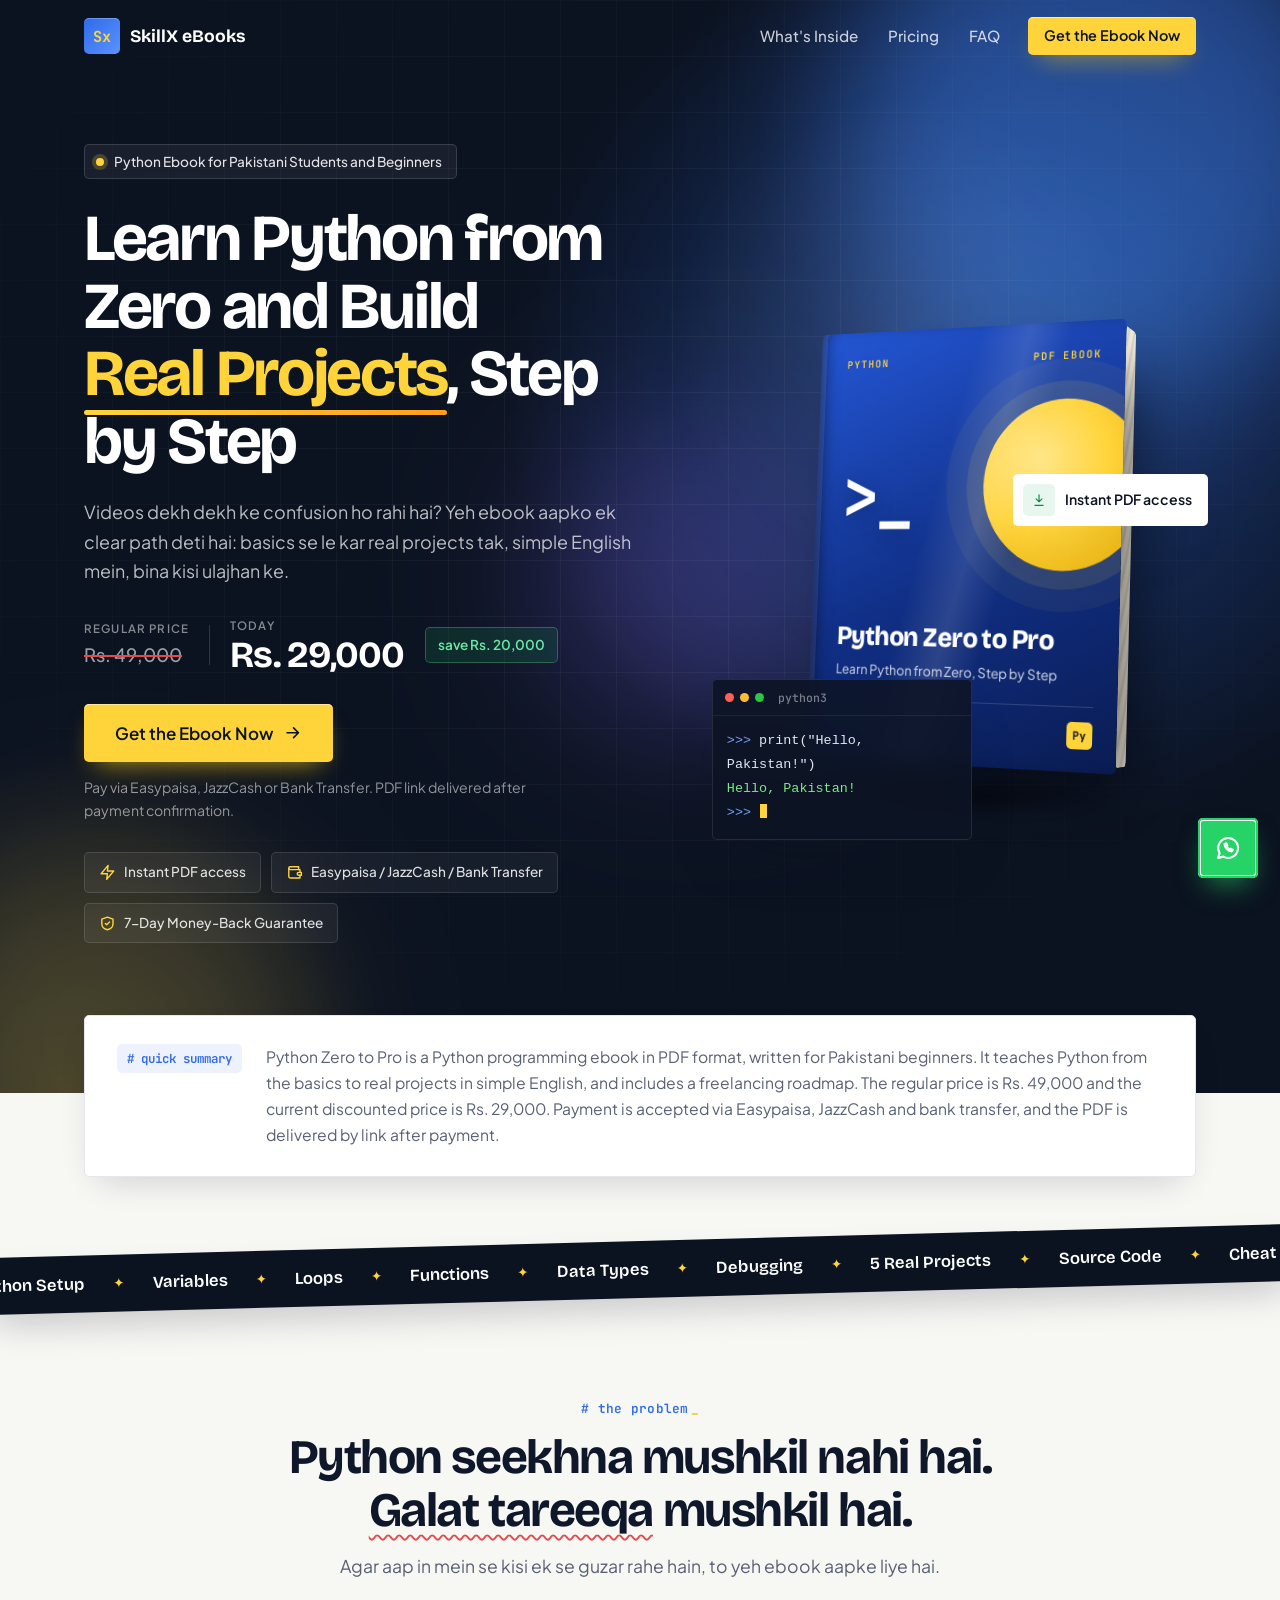
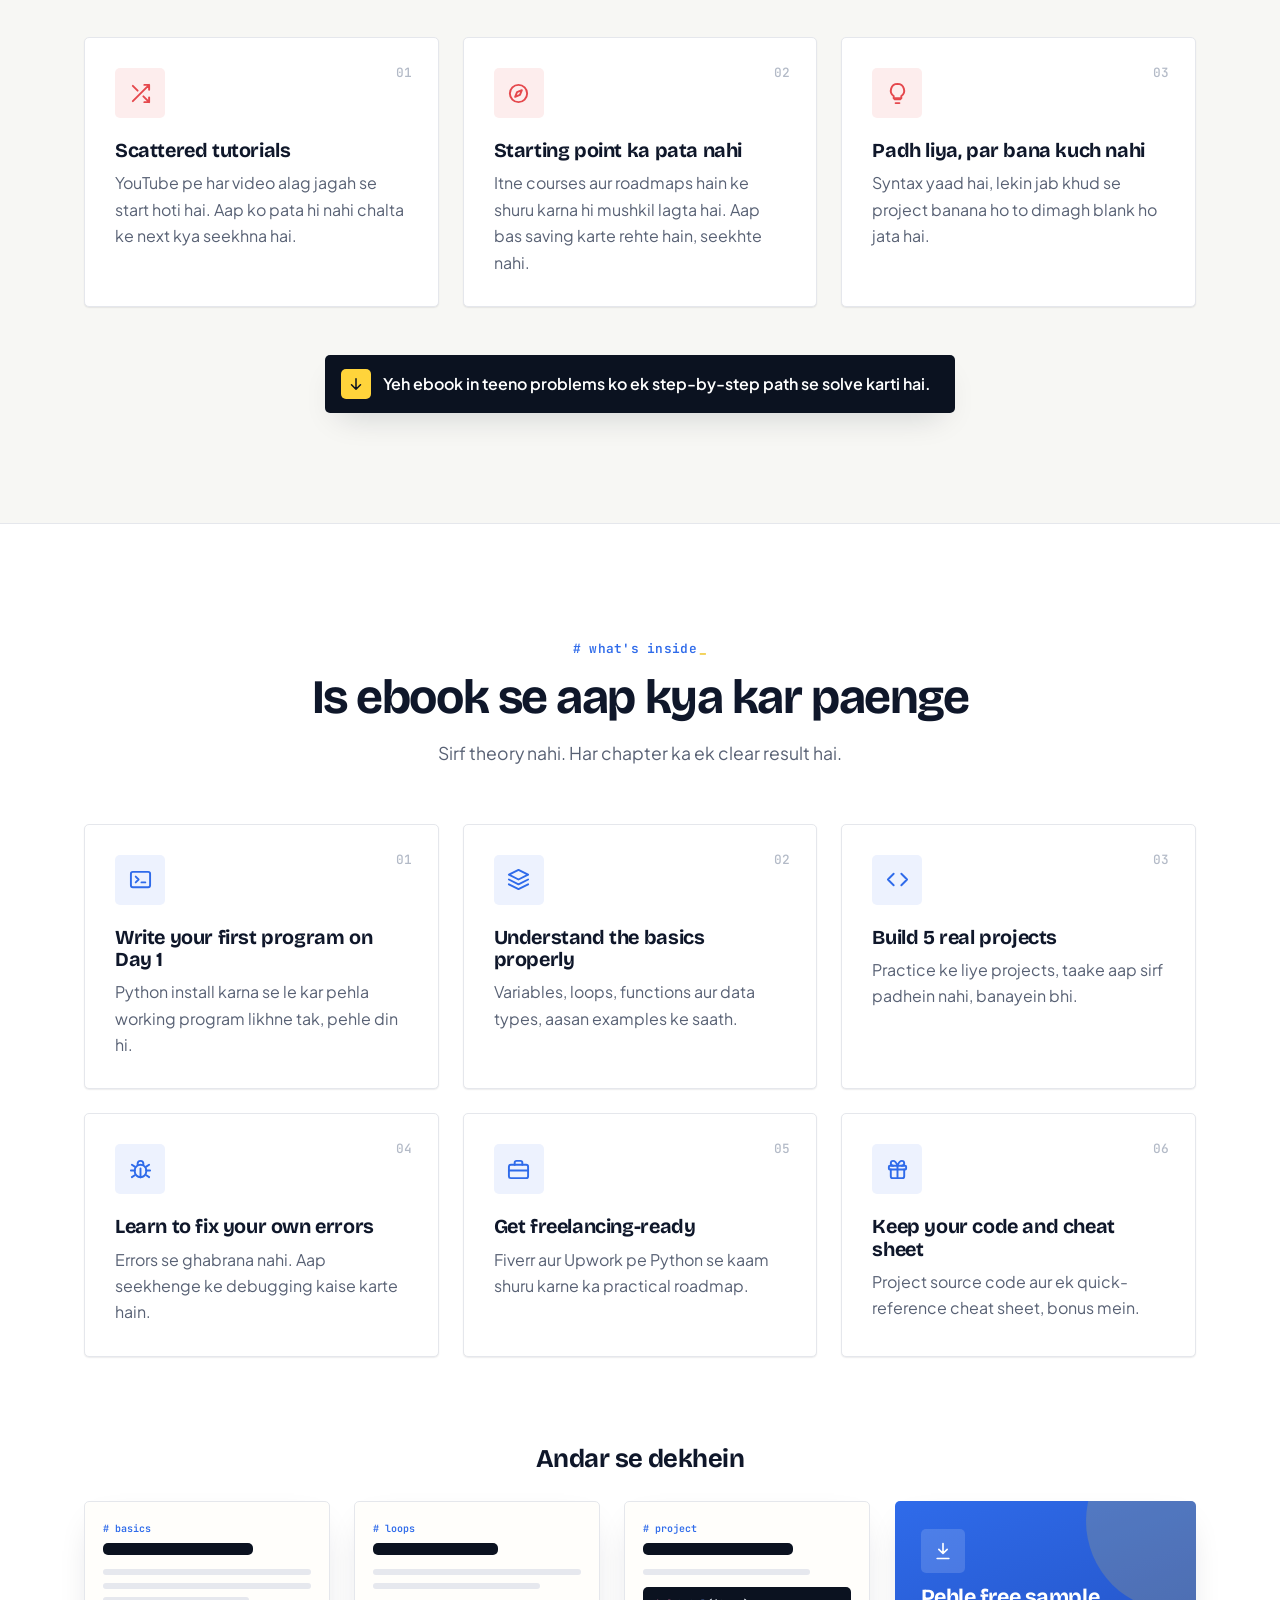
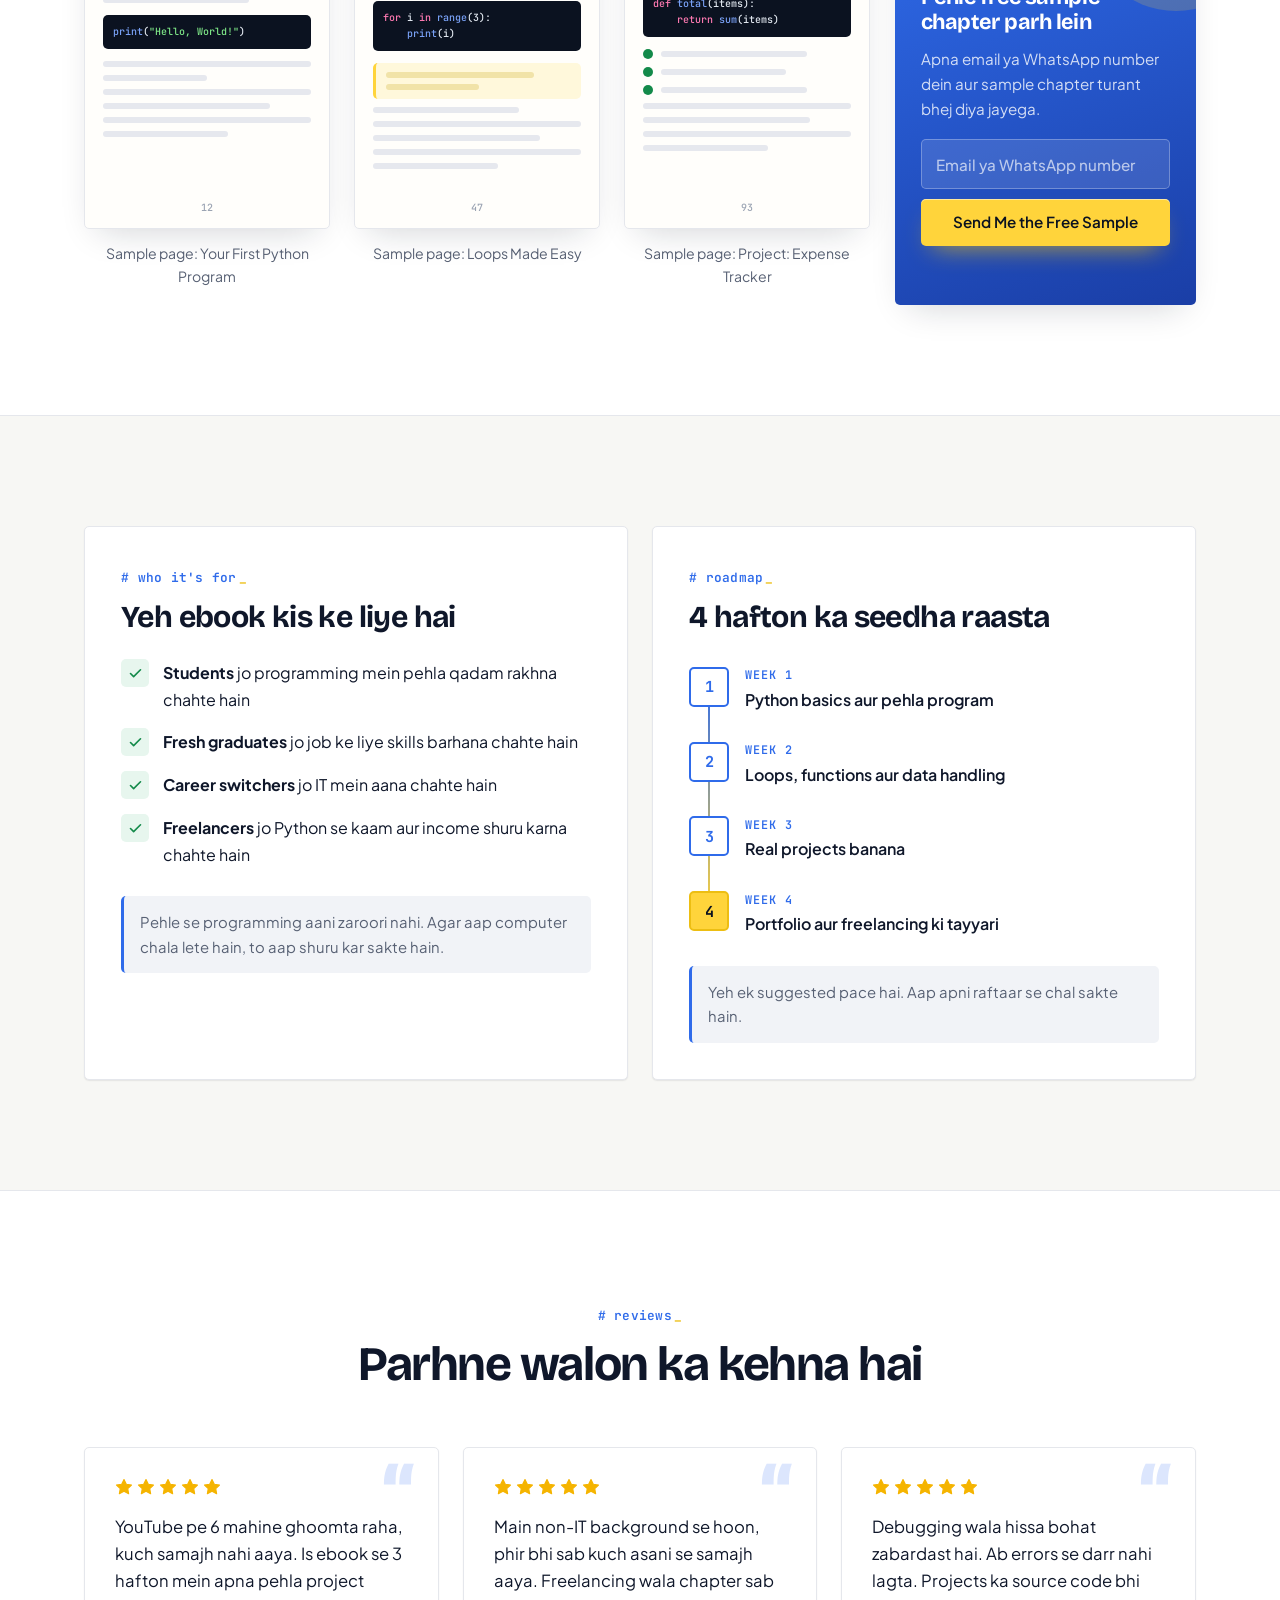
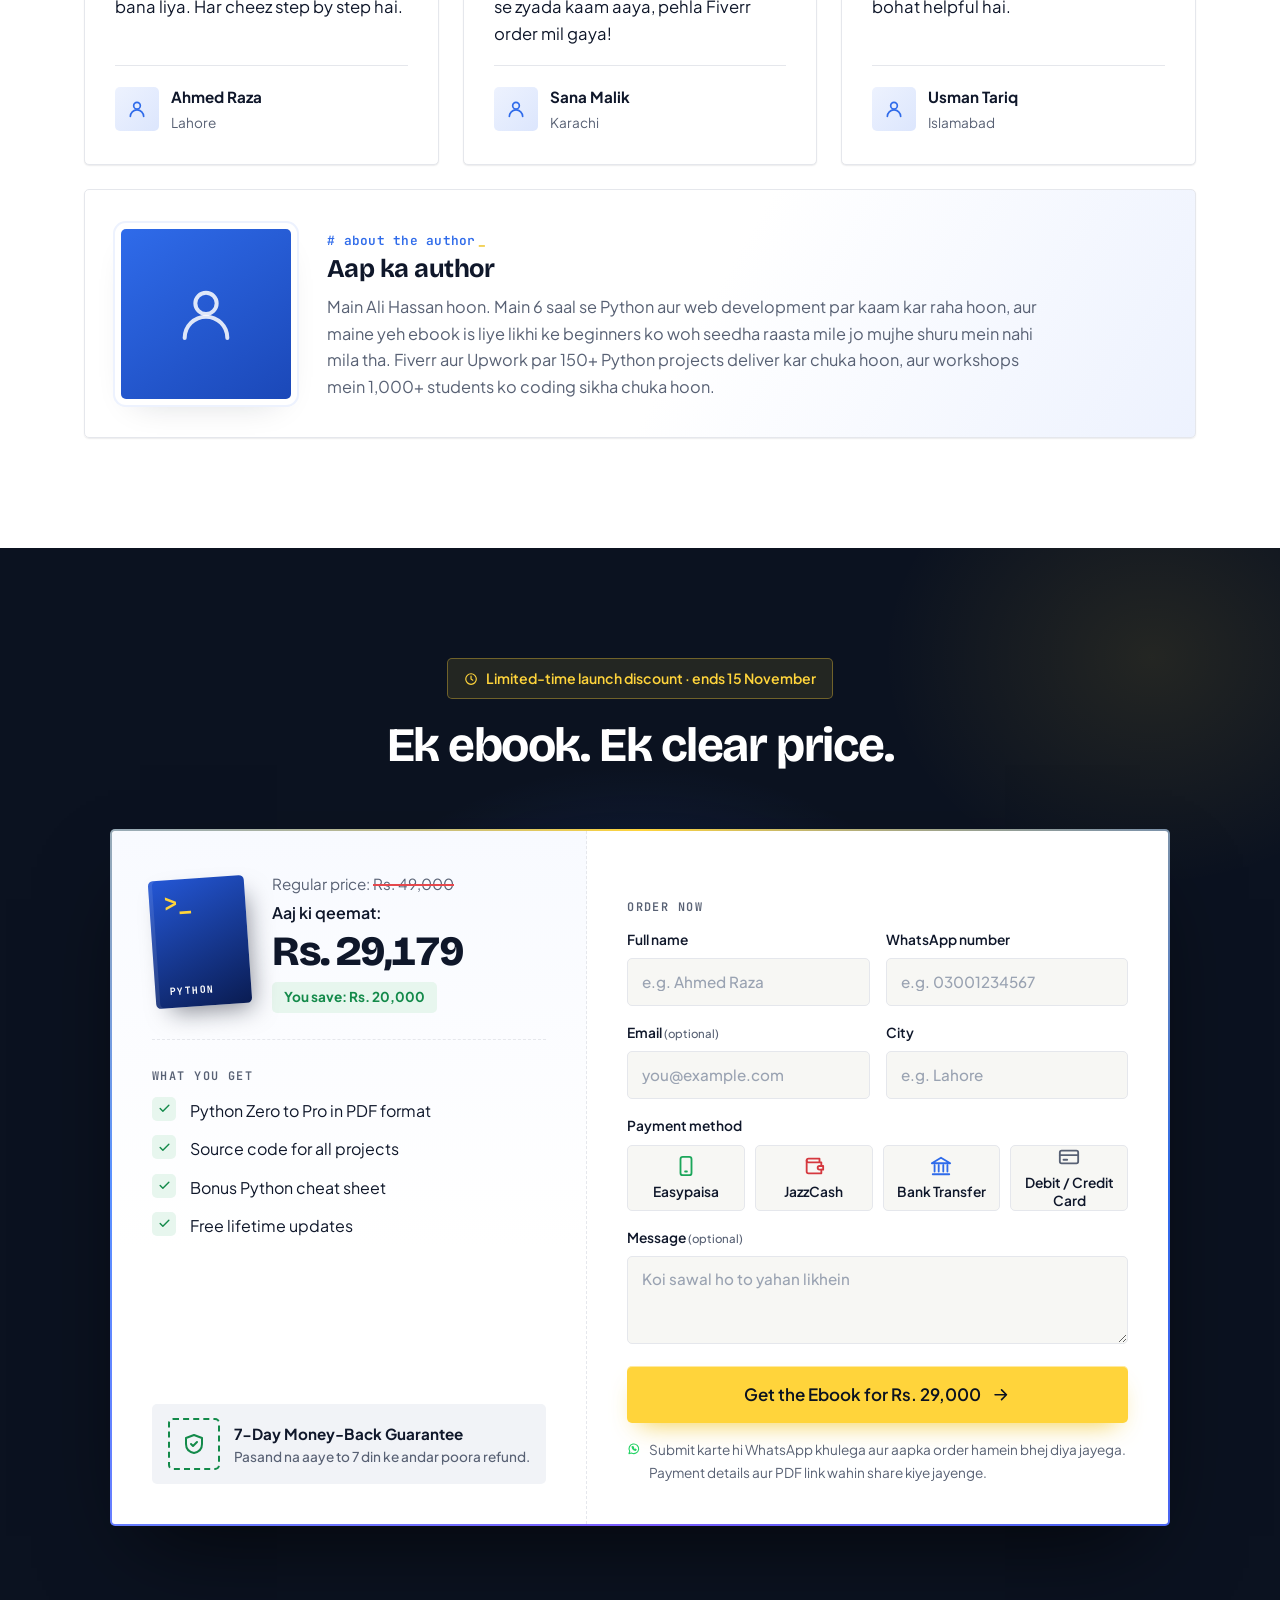
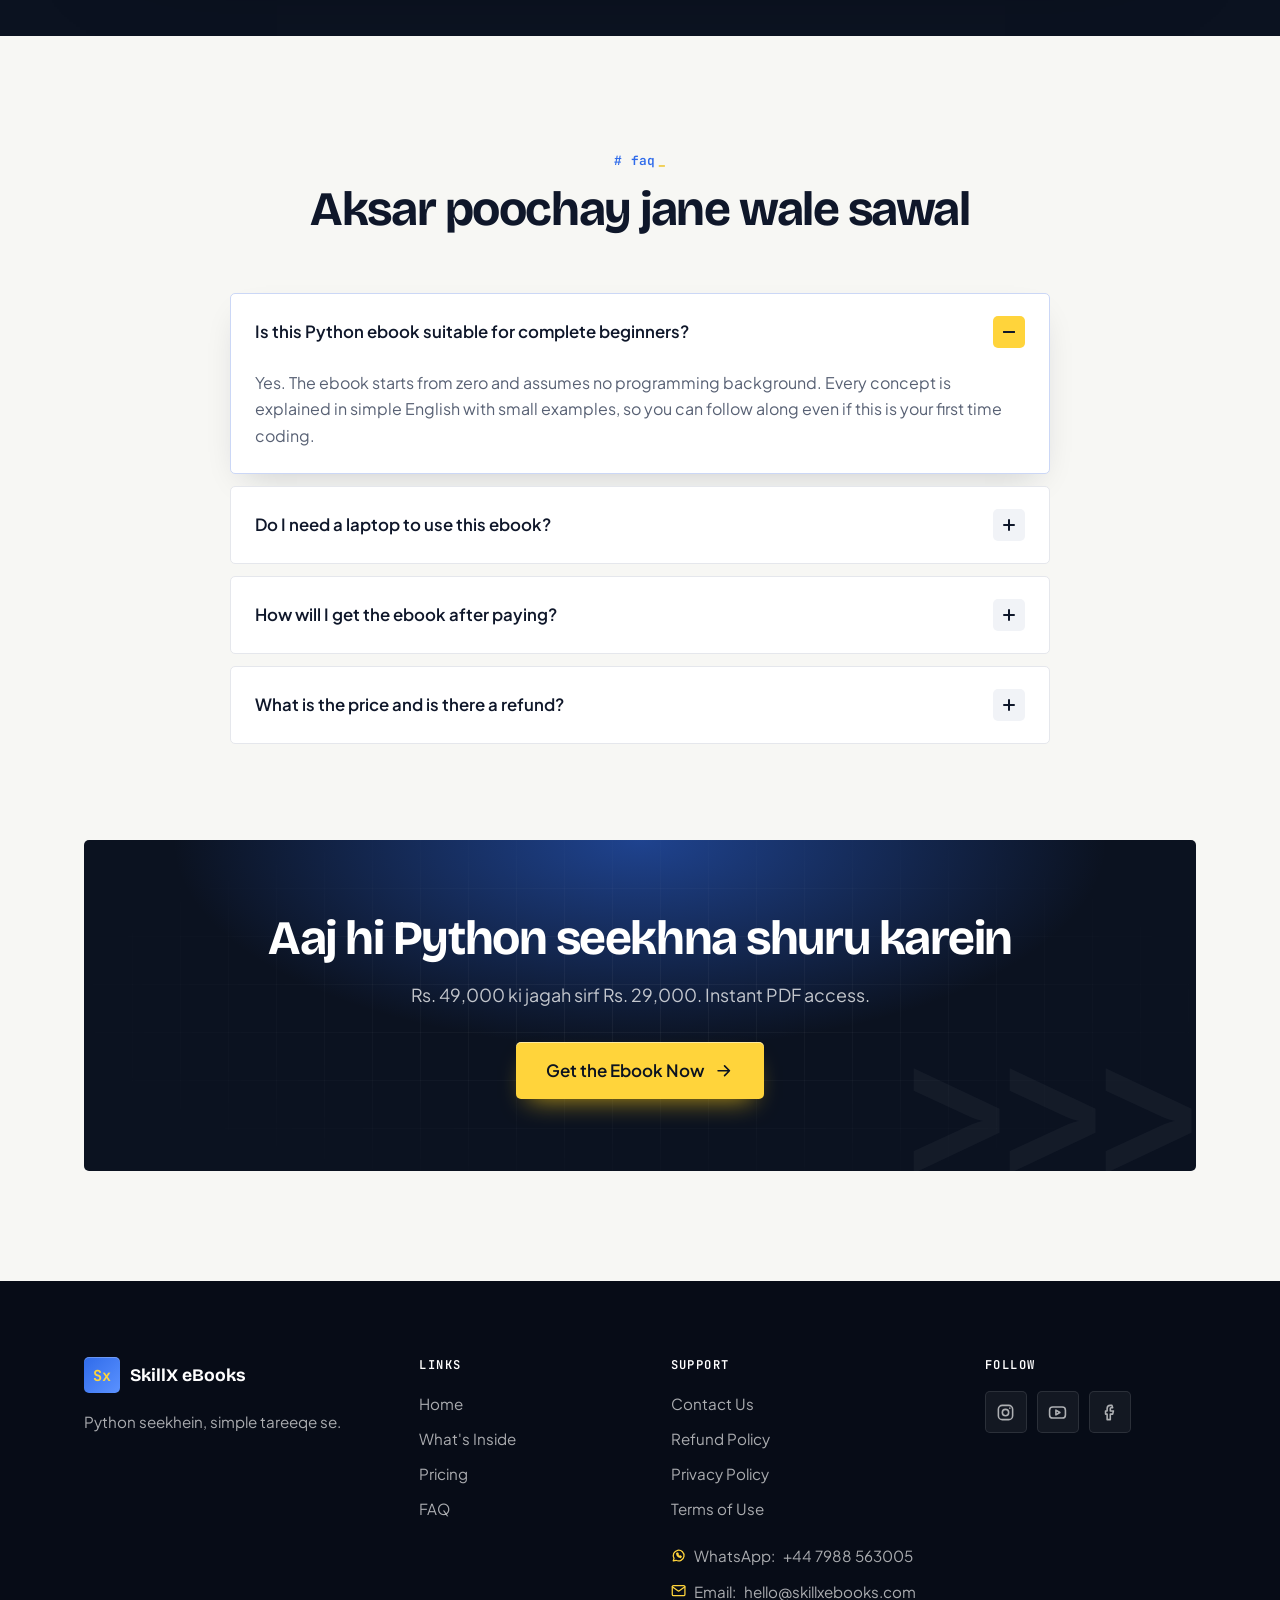
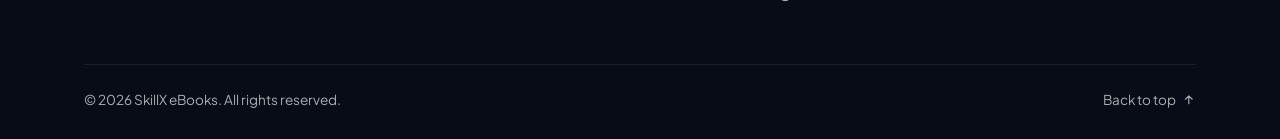
<file: index.html>
<!DOCTYPE html>
<html lang="en">
<head>
<meta charset="UTF-8">
<meta name="viewport" content="width=device-width, initial-scale=1">
<title>Python Seekhein: Step-by-Step Python Ebook in PDF | Rs. 29,000</title>
<meta name="description" content="Seekhein Python zero se, simple English mein. Real projects, freelancing roadmap aur instant PDF download. Easypaisa, JazzCash aur bank transfer accept hain.">
<meta name="theme-color" content="#0B1220">
<!-- Add once the page has a live URL:
<link rel="canonical" href="https://your-domain.com/">
<meta property="og:url" content="https://your-domain.com/">
<meta property="og:image" content="https://your-domain.com/images/cover.jpg">
-->
<meta property="og:type" content="product">
<meta property="og:title" content="Python Seekhein: Step-by-Step Python Ebook in PDF | Rs. 29,000">
<meta property="og:description" content="Seekhein Python zero se, simple English mein. Real projects, freelancing roadmap aur instant PDF download. Easypaisa, JazzCash aur bank transfer accept hain.">
<link rel="icon" href="data:image/svg+xml,%3Csvg xmlns='http://www.w3.org/2000/svg' viewBox='0 0 32 32'%3E%3Crect width='32' height='32' rx='8' fill='%232F6BEA'/%3E%3Ctext x='16' y='21.5' text-anchor='middle' font-family='monospace' font-weight='700' font-size='15' fill='%23FFD43B'%3ESx%3C/text%3E%3C/svg%3E">

<link rel="preconnect" href="https://fonts.googleapis.com">
<link rel="preconnect" href="https://fonts.gstatic.com" crossorigin>
<link href="https://fonts.googleapis.com/css2?family=Bricolage+Grotesque:opsz,wght@12..96,600..800&family=JetBrains+Mono:wght@400;500;600;700&family=Plus+Jakarta+Sans:wght@400;500;600;700&display=swap" rel="stylesheet">
<link rel="stylesheet" href="style.css">
<script>document.documentElement.classList.add('js')</script>

<!-- Structured data: replace every [placeholder] here as well. -->
<script type="application/ld+json">
{
  "@context": "https://schema.org",
  "@type": "Product",
  "name": "Python Zero to Pro",
  "description": "A Python programming ebook in PDF format, written for Pakistani beginners. It teaches Python from the basics to real projects in simple English, and includes a freelancing roadmap.",
  "image": "https://skillxebooks.com/images/python-zero-to-pro-cover.jpg",
  "brand": { "@type": "Brand", "name": "SkillX eBooks" },
  "offers": {
    "@type": "Offer",
    "url": "https://skillxebooks.com/python-ebook",
    "price": "29000",
    "priceCurrency": "PKR",
    "availability": "https://schema.org/InStock"
  }
}
</script>
<script type="application/ld+json">
{
  "@context": "https://schema.org",
  "@type": "FAQPage",
  "mainEntity": [
    {
      "@type": "Question",
      "name": "Is this Python ebook suitable for complete beginners?",
      "acceptedAnswer": { "@type": "Answer", "text": "Yes. The ebook starts from zero and assumes no programming background. Every concept is explained in simple English with small examples, so you can follow along even if this is your first time coding." }
    },
    {
      "@type": "Question",
      "name": "Do I need a laptop to use this ebook?",
      "acceptedAnswer": { "@type": "Answer", "text": "Yes, a laptop or desktop is recommended because you will write and run Python code while learning. The ebook shows you how to set up Python for free, and a basic computer is enough." }
    },
    {
      "@type": "Question",
      "name": "How will I get the ebook after paying?",
      "acceptedAnswer": { "@type": "Answer", "text": "You will receive a PDF download link right after your payment is confirmed. Pay through Easypaisa, JazzCash or bank transfer, send the receipt screenshot on WhatsApp, and the link is shared with you." }
    },
    {
      "@type": "Question",
      "name": "What is the price and is there a refund?",
      "acceptedAnswer": { "@type": "Answer", "text": "The ebook costs Rs. 29,000 today, down from the regular price of Rs. 49,000. If it does not work for you, contact us within 7 days for a full refund." }
    }
  ]
}
</script>
</head>
<body>

<!-- Icon sprite -->
<svg width="0" height="0" style="position:absolute" aria-hidden="true" focusable="false">
  <symbol id="i-arrow-right" viewBox="0 0 24 24"><path d="M5 12h14M13 6l6 6-6 6"/></symbol>
  <symbol id="i-arrow-down" viewBox="0 0 24 24"><path d="M12 5v14M6 13l6 6 6-6"/></symbol>
  <symbol id="i-arrow-up" viewBox="0 0 24 24"><path d="M12 19V5M6 11l6-6 6 6"/></symbol>
  <symbol id="i-check" viewBox="0 0 24 24"><path d="M20 6 9 17l-5-5"/></symbol>
  <symbol id="i-zap" viewBox="0 0 24 24"><path d="M13 2 3 14h9l-1 8 10-12h-9z"/></symbol>
  <symbol id="i-wallet" viewBox="0 0 24 24"><path d="M20 12V8H6a2 2 0 0 1 0-4h12v4"/><path d="M4 6v12a2 2 0 0 0 2 2h14v-4"/><path d="M18 12a2 2 0 0 0 0 4h4v-4z"/></symbol>
  <symbol id="i-shield" viewBox="0 0 24 24"><path d="M12 3 4 6v6c0 5 3.5 8 8 9 4.5-1 8-4 8-9V6z"/><path d="m9 12 2 2 4-4"/></symbol>
  <symbol id="i-shuffle" viewBox="0 0 24 24"><path d="M16 3h5v5M4 20 21 3M21 16v5h-5M15 15l6 6M4 4l5 5"/></symbol>
  <symbol id="i-compass" viewBox="0 0 24 24"><circle cx="12" cy="12" r="9"/><path d="m15.5 8.5-2 5-5 2 2-5z"/></symbol>
  <symbol id="i-bulb" viewBox="0 0 24 24"><path d="M9 18h6M10 22h4"/><path d="M12 2a7 7 0 0 0-4 12.7V17h8v-2.3A7 7 0 0 0 12 2z"/></symbol>
  <symbol id="i-terminal" viewBox="0 0 24 24"><rect x="2" y="4" width="20" height="16" rx="2"/><path d="m7 9 3 3-3 3M13 15h4"/></symbol>
  <symbol id="i-layers" viewBox="0 0 24 24"><path d="m12 2 10 5-10 5L2 7z"/><path d="m2 17 10 5 10-5M2 12l10 5 10-5"/></symbol>
  <symbol id="i-code" viewBox="0 0 24 24"><path d="m16 18 6-6-6-6M8 6l-6 6 6 6"/></symbol>
  <symbol id="i-bug" viewBox="0 0 24 24"><path d="M9 7V6a3 3 0 0 1 6 0v1"/><rect x="6" y="7" width="12" height="13" rx="6"/><path d="M12 11v9M6 13H2M22 13h-4M3 7l3 2M21 7l-3 2M3 20l3-2M21 20l-3-2"/></symbol>
  <symbol id="i-briefcase" viewBox="0 0 24 24"><rect x="2" y="7" width="20" height="14" rx="2"/><path d="M16 7V5a2 2 0 0 0-2-2h-4a2 2 0 0 0-2 2v2M2 13h20"/></symbol>
  <symbol id="i-gift" viewBox="0 0 24 24"><rect x="3" y="8" width="18" height="4" rx="1"/><path d="M12 8v13M19 12v7a2 2 0 0 1-2 2H7a2 2 0 0 1-2-2v-7"/><path d="M7.5 8a2.5 2.5 0 0 1 0-5C10 3 12 8 12 8s2-5 4.5-5a2.5 2.5 0 0 1 0 5"/></symbol>
  <symbol id="i-star" viewBox="0 0 24 24"><path d="m12 2 3.1 6.3 6.9 1-5 4.9 1.2 6.8L12 17.8 5.8 21l1.2-6.8-5-4.9 6.9-1z"/></symbol>
  <symbol id="i-phone" viewBox="0 0 24 24"><rect x="6" y="2" width="12" height="20" rx="2.5"/><path d="M11 18h2"/></symbol>
  <symbol id="i-bank" viewBox="0 0 24 24"><path d="M3 21h18M5 18v-7M9.5 18v-7M14.5 18v-7M19 18v-7M2 9l10-6 10 6z"/></symbol>
  <symbol id="i-card" viewBox="0 0 24 24"><rect x="2" y="5" width="20" height="14" rx="2"/><path d="M2 10h20M6 15h4"/></symbol>
  <symbol id="i-user" viewBox="0 0 24 24"><circle cx="12" cy="8" r="4"/><path d="M4 21a8 8 0 0 1 16 0"/></symbol>
  <symbol id="i-mail" viewBox="0 0 24 24"><rect x="2" y="4" width="20" height="16" rx="2"/><path d="m22 6-10 7L2 6"/></symbol>
  <symbol id="i-clock" viewBox="0 0 24 24"><circle cx="12" cy="12" r="9"/><path d="M12 7v5l3 2"/></symbol>
  <symbol id="i-download" viewBox="0 0 24 24"><path d="M12 3v12M7 10l5 5 5-5M5 21h14"/></symbol>
  <symbol id="i-instagram" viewBox="0 0 24 24"><rect x="3" y="3" width="18" height="18" rx="5"/><circle cx="12" cy="12" r="4"/><path d="M17.5 6.5h.01"/></symbol>
  <symbol id="i-youtube" viewBox="0 0 24 24"><rect x="2" y="5" width="20" height="14" rx="4"/><path d="m10 9 5 3-5 3z"/></symbol>
  <symbol id="i-facebook" viewBox="0 0 24 24"><path d="M15 3h-2a4 4 0 0 0-4 4v3H7v4h2v7h4v-7h3l1-4h-4V7a1 1 0 0 1 1-1h2z"/></symbol>
  <symbol id="i-whatsapp" viewBox="0 0 24 24"><path d="M3.5 20.5l1.3-4.2A8.5 8.5 0 1 1 8 19.4z"/><path d="M9 8.5c.2 3 2.6 5.8 6 6.5l1.2-1.4-1.9-1.1-.9.8c-1-.4-2.1-1.5-2.6-2.6l.8-.9-1-1.9z"/></symbol>
  <symbol id="i-quote" viewBox="0 0 24 24"><path d="M10 7H6a2 2 0 0 0-2 2v3a2 2 0 0 0 2 2h3v1a3 3 0 0 1-3 3M20 7h-4a2 2 0 0 0-2 2v3a2 2 0 0 0 2 2h3v1a3 3 0 0 1-3 3"/></symbol>
</svg>

<a class="skip-link" href="#main">Skip to content</a>
<div class="progress" aria-hidden="true"><span></span></div>

<!-- HEADER -->
<header class="site-header" id="top">
  <div class="wrap nav">
    <a href="#top" class="brand" aria-label="SkillX eBooks home">
      <span class="brand-mark" aria-hidden="true">Sx</span>
      <span>SkillX eBooks</span>
    </a>
    <nav class="nav-links" id="nav-links" aria-label="Main">
      <a href="#inside">What's Inside</a>
      <a href="#pricing">Pricing</a>
      <a href="#faq">FAQ</a>
    </nav>
    <a href="#pricing" class="btn btn-primary btn-sm nav-cta">Get the Ebook Now</a>
    <button class="nav-toggle" type="button" aria-expanded="false" aria-controls="nav-links" aria-label="Open menu">
      <span></span><span></span>
    </button>
  </div>
</header>

<main id="main">

  <!-- 1. HERO -->
  <section class="hero" id="home">
    <div class="hero-bg" aria-hidden="true"><span class="blob b1"></span><span class="blob b2"></span><span class="blob b3"></span></div>
    <div class="wrap hero-grid">
      <div class="hero-copy">
        <p class="eyebrow"><span class="dot" aria-hidden="true"></span>Python Ebook for Pakistani Students and Beginners</p>
        <h1>Learn Python from Zero and Build <span class="hl">Real Projects</span>, Step by Step</h1>
        <p class="lead">Videos dekh dekh ke confusion ho rahi hai? Yeh ebook aapko ek clear path deti hai: basics se le kar real projects tak, simple English mein, bina kisi ulajhan ke.</p>

        <div class="price-row">
          <div class="price-old">
            <span class="price-label">Regular price</span>
            <s>Rs. 49,000</s>
          </div>
          <span class="price-sep" aria-hidden="true"></span>
          <div class="price-new">
            <span class="price-label">Today</span>
            <strong>Rs. 29,000</strong>
          </div>
          <span class="save-chip">save Rs. 20,000</span>
        </div>

        <a href="#pricing" class="btn btn-primary btn-lg">
          Get the Ebook Now
          <svg class="i" aria-hidden="true"><use href="#i-arrow-right"/></svg>
        </a>
        <p class="fineprint">Pay via Easypaisa, JazzCash or Bank Transfer. PDF link delivered after payment confirmation.</p>

        <ul class="trust">
          <li><svg class="i" aria-hidden="true"><use href="#i-zap"/></svg>Instant PDF access</li>
          <li><svg class="i" aria-hidden="true"><use href="#i-wallet"/></svg>Easypaisa / JazzCash / Bank Transfer</li>
          <li><svg class="i" aria-hidden="true"><use href="#i-shield"/></svg>7-Day Money-Back Guarantee</li>
        </ul>
      </div>

      <div class="hero-visual">
        <!-- Swap this CSS book for your real cover when ready:
             <img src="images/cover.webp" alt="Cover of Python Zero to Pro, a Python programming ebook in PDF format"> -->
        <div class="book" role="img" aria-label="Cover of Python Zero to Pro, a Python programming ebook in PDF format">
          <div class="book-pages" aria-hidden="true"></div>
          <div class="book-cover" aria-hidden="true">
            <div class="bc-top"><span>PYTHON</span><span>PDF EBOOK</span></div>
            <div class="bc-art"><span class="bc-sun"></span><span class="bc-prompt">&gt;_</span></div>
            <div class="bc-title"><span>Python Zero to Pro</span></div>
            <div class="bc-sub">Learn Python from Zero, Step by Step</div>
            <div class="bc-foot"><span class="bc-mark">Py</span></div>
          </div>
        </div>

        <div class="code-chip" aria-hidden="true">
          <div class="code-chip-bar"><i></i><i></i><i></i><span>python3</span></div>
          <pre><code id="typer"><span class="tok-p">&gt;&gt;&gt;</span> print("Hello, Pakistan!")
<span class="tok-out">Hello, Pakistan!</span></code></pre>
        </div>

        <div class="float-chip" aria-hidden="true">
          <span class="float-chip-icon"><svg class="i"><use href="#i-download"/></svg></span>
          Instant PDF access
        </div>
      </div>
    </div>
  </section>

  <!-- QUICK SUMMARY (plain text for Google AI Overviews and LLMs) -->
  <section class="summary" aria-label="Quick summary">
    <div class="wrap">
      <div class="summary-card">
        <span class="summary-label"># quick summary</span>
        <p><span>Python Zero to Pro</span> is a Python programming ebook in PDF format, written for Pakistani beginners. It teaches Python from the basics to real projects in simple English, and includes a freelancing roadmap. The regular price is Rs. 49,000 and the current discounted price is Rs. 29,000. Payment is accepted via Easypaisa, JazzCash and bank transfer, and the PDF is delivered by link after payment.</p>
      </div>
    </div>
  </section>


  <!-- TOPICS MARQUEE -->
  <div class="marquee" aria-label="Topics covered in the ebook">
    <div class="marquee-track">
      <ul><li>Python Setup</li><li>Variables</li><li>Loops</li><li>Functions</li><li>Data Types</li><li>Debugging</li><li>5 Real Projects</li><li>Source Code</li><li>Cheat Sheet</li><li>Portfolio</li><li>Fiverr</li><li>Upwork</li><li>Freelancing Roadmap</li></ul>
      <ul aria-hidden="true"><li>Python Setup</li><li>Variables</li><li>Loops</li><li>Functions</li><li>Data Types</li><li>Debugging</li><li>5 Real Projects</li><li>Source Code</li><li>Cheat Sheet</li><li>Portfolio</li><li>Fiverr</li><li>Upwork</li><li>Freelancing Roadmap</li></ul>
    </div>
  </div>

  <!-- 2. PAIN POINTS -->
  <section class="section pain" id="problems">
    <div class="wrap">
      <header class="section-head" data-reveal>
        <span class="kicker"># the problem</span>
        <h2>Python seekhna mushkil nahi hai. <span class="squiggle">Galat tareeqa</span> mushkil hai.</h2>
        <p>Agar aap in mein se kisi ek se guzar rahe hain, to yeh ebook aapke liye hai.</p>
      </header>

      <div class="grid grid-3">
        <article class="card card-hover pain-card" data-reveal>
          <span class="card-num">01</span>
          <div class="icon icon-red"><svg class="i" aria-hidden="true"><use href="#i-shuffle"/></svg></div>
          <h3>Scattered tutorials</h3>
          <p>YouTube pe har video alag jagah se start hoti hai. Aap ko pata hi nahi chalta ke next kya seekhna hai.</p>
        </article>
        <article class="card card-hover pain-card" data-reveal>
          <span class="card-num">02</span>
          <div class="icon icon-red"><svg class="i" aria-hidden="true"><use href="#i-compass"/></svg></div>
          <h3>Starting point ka pata nahi</h3>
          <p>Itne courses aur roadmaps hain ke shuru karna hi mushkil lagta hai. Aap bas saving karte rehte hain, seekhte nahi.</p>
        </article>
        <article class="card card-hover pain-card" data-reveal>
          <span class="card-num">03</span>
          <div class="icon icon-red"><svg class="i" aria-hidden="true"><use href="#i-bulb"/></svg></div>
          <h3>Padh liya, par bana kuch nahi</h3>
          <p>Syntax yaad hai, lekin jab khud se project banana ho to dimagh blank ho jata hai.</p>
        </article>
      </div>

      <div class="bridge" data-reveal>
        <p><svg class="i" aria-hidden="true"><use href="#i-arrow-down"/></svg>Yeh ebook in teeno problems ko ek step-by-step path se solve karti hai.</p>
      </div>
    </div>
  </section>

  <!-- 3. WHAT'S INSIDE -->
  <section class="section inside" id="inside">
    <div class="wrap">
      <header class="section-head" data-reveal>
        <span class="kicker"># what's inside</span>
        <h2>Is ebook se aap kya kar paenge</h2>
        <p>Sirf theory nahi. Har chapter ka ek clear result hai.</p>
      </header>

      <div class="grid grid-3 benefits">
        <article class="card card-hover benefit" data-reveal>
          <span class="card-num">01</span>
          <div class="icon"><svg class="i" aria-hidden="true"><use href="#i-terminal"/></svg></div>
          <h3>Write your first program on Day 1</h3>
          <p>Python install karna se le kar pehla working program likhne tak, pehle din hi.</p>
        </article>
        <article class="card card-hover benefit" data-reveal>
          <span class="card-num">02</span>
          <div class="icon"><svg class="i" aria-hidden="true"><use href="#i-layers"/></svg></div>
          <h3>Understand the basics properly</h3>
          <p>Variables, loops, functions aur data types, aasan examples ke saath.</p>
        </article>
        <article class="card card-hover benefit" data-reveal>
          <span class="card-num">03</span>
          <div class="icon"><svg class="i" aria-hidden="true"><use href="#i-code"/></svg></div>
          <h3>Build 5 real projects</h3>
          <p>Practice ke liye projects, taake aap sirf padhein nahi, banayein bhi.</p>
        </article>
        <article class="card card-hover benefit" data-reveal>
          <span class="card-num">04</span>
          <div class="icon"><svg class="i" aria-hidden="true"><use href="#i-bug"/></svg></div>
          <h3>Learn to fix your own errors</h3>
          <p>Errors se ghabrana nahi. Aap seekhenge ke debugging kaise karte hain.</p>
        </article>
        <article class="card card-hover benefit" data-reveal>
          <span class="card-num">05</span>
          <div class="icon"><svg class="i" aria-hidden="true"><use href="#i-briefcase"/></svg></div>
          <h3>Get freelancing-ready</h3>
          <p>Fiverr aur Upwork pe Python se kaam shuru karne ka practical roadmap.</p>
        </article>
        <article class="card card-hover benefit" data-reveal>
          <span class="card-num">06</span>
          <div class="icon"><svg class="i" aria-hidden="true"><use href="#i-gift"/></svg></div>
          <h3>Keep your code and cheat sheet</h3>
          <p>Project source code aur ek quick-reference cheat sheet, bonus mein.</p>
        </article>
      </div>

      <h3 class="row-title" data-reveal>Andar se dekhein</h3>

      <div class="preview-row">
        <!-- Replace each mock page with a real screenshot when ready:
             <img src="images/sample-1.webp" alt="Sample page from Python Zero to Pro"> -->
        <div class="preview-pages">
          <figure class="preview" data-reveal>
            <div class="page" role="img" aria-label="Sample page from Your First Python Program">
              <span class="page-tag"># basics</span>
              <span class="page-title"></span>
              <span class="page-line"></span>
              <span class="page-line"></span>
              <span class="page-line w70"></span>
              <code class="page-code"><span class="t-f">print</span>(<span class="t-s">"Hello, World!"</span>)</code>
              <span class="page-line"></span>
              <span class="page-line w50"></span>
              <span class="page-line"></span>
              <span class="page-line w80"></span>
              <span class="page-line"></span>
              <span class="page-line w60"></span>
              <span class="page-num">12</span>
            </div>
            <figcaption>Sample page: Your First Python Program</figcaption>
          </figure>
          <figure class="preview" data-reveal>
            <div class="page" role="img" aria-label="Sample page from Loops Made Easy">
              <span class="page-tag"># loops</span>
              <span class="page-title w60"></span>
              <span class="page-line"></span>
              <span class="page-line w80"></span>
              <code class="page-code"><span class="t-k">for</span> i <span class="t-k">in</span> <span class="t-f">range</span>(3):
    <span class="t-f">print</span>(i)</code>
              <span class="page-note"><span class="page-line w80"></span><span class="page-line w50"></span></span>
              <span class="page-line w70"></span>
              <span class="page-line"></span>
              <span class="page-line w80"></span>
              <span class="page-line"></span>
              <span class="page-line w60"></span>
              <span class="page-num">47</span>
            </div>
            <figcaption>Sample page: Loops Made Easy</figcaption>
          </figure>
          <figure class="preview" data-reveal>
            <div class="page" role="img" aria-label="Sample page from Project: Expense Tracker">
              <span class="page-tag"># project</span>
              <span class="page-title"></span>
              <span class="page-line w80"></span>
              <code class="page-code"><span class="t-k">def</span> <span class="t-f">total</span>(items):
    <span class="t-k">return</span> <span class="t-f">sum</span>(items)</code>
              <span class="page-check"><i></i><span class="page-line w70"></span></span>
              <span class="page-check"><i></i><span class="page-line w60"></span></span>
              <span class="page-check"><i></i><span class="page-line w70"></span></span>
              <span class="page-line"></span>
              <span class="page-line w80"></span>
              <span class="page-line"></span>
              <span class="page-line w60"></span>
              <span class="page-num">93</span>
            </div>
            <figcaption>Sample page: Project: Expense Tracker</figcaption>
          </figure>
        </div>

        <div class="capture" id="sample" data-reveal="right">
          <span class="capture-icon"><svg class="i" aria-hidden="true"><use href="#i-download"/></svg></span>
          <h3>Pehle free sample chapter parh lein</h3>
          <p>Apna email ya WhatsApp number dein aur sample chapter turant bhej diya jayega.</p>
          <form class="lead-form" id="lead-form" novalidate>
            <label for="lead-contact" class="sr-only">Email ya WhatsApp number</label>
            <input id="lead-contact" name="contact" type="text" inputmode="email" autocomplete="email" placeholder="Email ya WhatsApp number" required>
            <button class="btn btn-primary btn-block" type="submit">Send Me the Free Sample</button>
            <p class="form-msg" role="status" aria-live="polite"></p>
          </form>
        </div>
      </div>
    </div>
  </section>

  <!-- 4. WHO IT'S FOR + ROADMAP -->
  <section class="section who" id="who">
    <div class="wrap grid grid-2">
      <article class="card who-card" data-reveal="left">
        <span class="kicker"># who it's for</span>
        <h2>Yeh ebook kis ke liye hai</h2>
        <ul class="checklist">
          <li><span class="check"><svg class="i" aria-hidden="true"><use href="#i-check"/></svg></span><span><strong>Students</strong> jo programming mein pehla qadam rakhna chahte hain</span></li>
          <li><span class="check"><svg class="i" aria-hidden="true"><use href="#i-check"/></svg></span><span><strong>Fresh graduates</strong> jo job ke liye skills barhana chahte hain</span></li>
          <li><span class="check"><svg class="i" aria-hidden="true"><use href="#i-check"/></svg></span><span><strong>Career switchers</strong> jo IT mein aana chahte hain</span></li>
          <li><span class="check"><svg class="i" aria-hidden="true"><use href="#i-check"/></svg></span><span><strong>Freelancers</strong> jo Python se kaam aur income shuru karna chahte hain</span></li>
        </ul>
        <p class="note">Pehle se programming aani zaroori nahi. Agar aap computer chala lete hain, to aap shuru kar sakte hain.</p>
      </article>

      <article class="card who-card" data-reveal="right">
        <span class="kicker"># roadmap</span>
        <h2>4 hafton ka seedha raasta</h2>
        <ol class="timeline">
          <li><span class="tl-dot">1</span><div><span class="tl-week">Week 1</span><p>Python basics aur pehla program</p></div></li>
          <li><span class="tl-dot">2</span><div><span class="tl-week">Week 2</span><p>Loops, functions aur data handling</p></div></li>
          <li><span class="tl-dot">3</span><div><span class="tl-week">Week 3</span><p>Real projects banana</p></div></li>
          <li><span class="tl-dot">4</span><div><span class="tl-week">Week 4</span><p>Portfolio aur freelancing ki tayyari</p></div></li>
        </ol>
        <p class="note">Yeh ek suggested pace hai. Aap apni raftaar se chal sakte hain.</p>
      </article>
    </div>
  </section>

  <!-- 5. SOCIAL PROOF -->
  <!-- DUMMY REVIEWS: replace with real feedback from real readers before going live. -->
  <section class="section proof" id="reviews">
    <div class="wrap">
      <header class="section-head" data-reveal>
        <span class="kicker"># reviews</span>
        <h2>Parhne walon ka kehna hai</h2>
      </header>

      <div class="grid grid-3">
        <figure class="card testimonial" data-reveal>
          <span class="quote-mark" aria-hidden="true">&ldquo;</span>
          <div class="stars" role="img" aria-label="5 out of 5 stars">
            <svg class="i"><use href="#i-star"/></svg><svg class="i"><use href="#i-star"/></svg><svg class="i"><use href="#i-star"/></svg><svg class="i"><use href="#i-star"/></svg><svg class="i"><use href="#i-star"/></svg>
          </div>
          <blockquote><p>YouTube pe 6 mahine ghoomta raha, kuch samajh nahi aaya. Is ebook se 3 hafton mein apna pehla project bana liya. Har cheez step by step hai.</p></blockquote>
          <figcaption class="person">
            <span class="avatar"><svg class="i" aria-hidden="true"><use href="#i-user"/></svg></span>
            <span><strong>Ahmed Raza</strong><small>Lahore</small></span>
          </figcaption>
        </figure>
        <figure class="card testimonial" data-reveal>
          <span class="quote-mark" aria-hidden="true">&ldquo;</span>
          <div class="stars" role="img" aria-label="5 out of 5 stars">
            <svg class="i"><use href="#i-star"/></svg><svg class="i"><use href="#i-star"/></svg><svg class="i"><use href="#i-star"/></svg><svg class="i"><use href="#i-star"/></svg><svg class="i"><use href="#i-star"/></svg>
          </div>
          <blockquote><p>Main non-IT background se hoon, phir bhi sab kuch asani se samajh aaya. Freelancing wala chapter sab se zyada kaam aaya, pehla Fiverr order mil gaya!</p></blockquote>
          <figcaption class="person">
            <span class="avatar"><svg class="i" aria-hidden="true"><use href="#i-user"/></svg></span>
            <span><strong>Sana Malik</strong><small>Karachi</small></span>
          </figcaption>
        </figure>
        <figure class="card testimonial" data-reveal>
          <span class="quote-mark" aria-hidden="true">&ldquo;</span>
          <div class="stars" role="img" aria-label="5 out of 5 stars">
            <svg class="i"><use href="#i-star"/></svg><svg class="i"><use href="#i-star"/></svg><svg class="i"><use href="#i-star"/></svg><svg class="i"><use href="#i-star"/></svg><svg class="i"><use href="#i-star"/></svg>
          </div>
          <blockquote><p>Debugging wala hissa bohat zabardast hai. Ab errors se darr nahi lagta. Projects ka source code bhi bohat helpful hai.</p></blockquote>
          <figcaption class="person">
            <span class="avatar"><svg class="i" aria-hidden="true"><use href="#i-user"/></svg></span>
            <span><strong>Usman Tariq</strong><small>Islamabad</small></span>
          </figcaption>
        </figure>
      </div>

      <article class="card author" data-reveal="scale">
        <!-- Replace with: <img src="images/author.webp" alt="Ali Hassan, author of Python Zero to Pro"> -->
        <div class="author-photo" role="img" aria-label="Photo of Ali Hassan">
          <svg class="i" aria-hidden="true"><use href="#i-user"/></svg>
        </div>
        <div>
          <span class="kicker"># about the author</span>
          <h3>Aap ka author</h3>
          <p>Main Ali Hassan hoon. Main 6 saal se Python aur web development par kaam kar raha hoon, aur maine yeh ebook is liye likhi ke beginners ko woh seedha raasta mile jo mujhe shuru mein nahi mila tha. Fiverr aur Upwork par 150+ Python projects deliver kar chuka hoon, aur workshops mein 1,000+ students ko coding sikha chuka hoon.</p>
        </div>
      </article>
    </div>
  </section>

  <!-- 6. PRICING / OFFER -->
  <section class="section pricing" id="pricing">
    <div class="wrap">
      <header class="section-head" data-reveal>
        <span class="offer"><svg class="i" aria-hidden="true"><use href="#i-clock"/></svg>Limited-time launch discount &middot; ends 15 November</span>
        <h2>Ek ebook. Ek clear price.</h2>
      </header>

      <div class="price-card" data-reveal="scale">
        <div class="pc-summary">
        <div class="pc-top">
          <div class="mini-book" role="img" aria-label="Cover of Python Zero to Pro">
            <span class="mb-prompt" aria-hidden="true">&gt;_</span>
            <span class="mb-title" aria-hidden="true">PYTHON</span>
          </div>
          <div class="pc-price">
            <p class="pc-regular">Regular price: <s>Rs. 49,000</s></p>
            <p class="pc-today"><span>Aaj ki qeemat:</span> <strong data-count-from="49000" data-count-to="29000">Rs. 29,000</strong></p>
            <p class="pc-save">You save: Rs. 20,000</p>
          </div>
        </div>

        <p class="pc-label">What you get</p>
        <ul class="checklist checklist-sm">
          <li><span class="check"><svg class="i" aria-hidden="true"><use href="#i-check"/></svg></span><span><span>Python Zero to Pro</span> in PDF format</span></li>
          <li><span class="check"><svg class="i" aria-hidden="true"><use href="#i-check"/></svg></span><span>Source code for all projects</span></li>
          <li><span class="check"><svg class="i" aria-hidden="true"><use href="#i-check"/></svg></span><span>Bonus Python cheat sheet</span></li>
          <li><span class="check"><svg class="i" aria-hidden="true"><use href="#i-check"/></svg></span><span>Free lifetime updates</span></li>
        </ul>

        <div class="guarantee">
          <span class="badge"><svg class="i" aria-hidden="true"><use href="#i-shield"/></svg></span>
          <p>7-Day Money-Back Guarantee<small>Pasand na aaye to 7 din ke andar poora refund.</small></p>
        </div>
        </div>

        <div class="pc-order">
        <p class="pc-label pc-label-first">Order now</p>
        <form class="order-form" id="order-form" novalidate>
          <div class="field">
            <label for="o-name">Full name</label>
            <input id="o-name" name="name" type="text" autocomplete="name" placeholder="e.g. Ahmed Raza" required>
          </div>
          <div class="field">
            <label for="o-phone">WhatsApp number</label>
            <input id="o-phone" name="phone" type="tel" inputmode="tel" autocomplete="tel" placeholder="e.g. 03001234567" required>
          </div>
          <div class="field">
            <label for="o-email">Email <small>(optional)</small></label>
            <input id="o-email" name="email" type="email" autocomplete="email" placeholder="you@example.com">
          </div>
          <div class="field">
            <label for="o-city">City</label>
            <input id="o-city" name="city" type="text" autocomplete="address-level2" placeholder="e.g. Lahore" required>
          </div>

          <fieldset class="field field-full pay-choice">
            <legend>Payment method</legend>
            <div class="pay-methods">
              <label class="pay pay-ep"><input type="radio" name="payment" value="Easypaisa" required><svg class="i" aria-hidden="true"><use href="#i-phone"/></svg>Easypaisa</label>
              <label class="pay pay-jc"><input type="radio" name="payment" value="JazzCash"><svg class="i" aria-hidden="true"><use href="#i-wallet"/></svg>JazzCash</label>
              <label class="pay pay-bank"><input type="radio" name="payment" value="Bank Transfer"><svg class="i" aria-hidden="true"><use href="#i-bank"/></svg>Bank Transfer</label>
              <label class="pay pay-card"><input type="radio" name="payment" value="Debit / Credit Card"><svg class="i" aria-hidden="true"><use href="#i-card"/></svg>Debit / Credit Card</label>
            </div>
          </fieldset>

          <div class="field field-full">
            <label for="o-note">Message <small>(optional)</small></label>
            <textarea id="o-note" name="note" rows="3" placeholder="Koi sawal ho to yahan likhein"></textarea>
          </div>

          <button type="submit" class="btn btn-primary btn-lg btn-block field-full pc-btn">
            Get the Ebook for Rs. 29,000
            <svg class="i" aria-hidden="true"><use href="#i-arrow-right"/></svg>
          </button>
          <p class="form-msg field-full" role="status" aria-live="polite"></p>
          <p class="order-note field-full"><svg class="i" aria-hidden="true"><use href="#i-whatsapp"/></svg>Submit karte hi WhatsApp khulega aur aapka order hamein bhej diya jayega. Payment details aur PDF link wahin share kiye jayenge.</p>
        </form>
        </div>
      </div>
    </div>
  </section>

  <!-- 7. FAQ + FINAL CTA -->
  <section class="section faq-section" id="faq">
    <div class="wrap">
      <header class="section-head" data-reveal>
        <span class="kicker"># faq</span>
        <h2>Aksar poochay jane wale sawal</h2>
      </header>

      <div class="faq">
        <div class="faq-item open" data-reveal>
          <h3><button class="faq-q" type="button" id="faq-q1" aria-expanded="true" aria-controls="faq-a1">Is this Python ebook suitable for complete beginners?<span class="faq-icon" aria-hidden="true"></span></button></h3>
          <div class="faq-a" id="faq-a1" role="region" aria-labelledby="faq-q1"><div>
            <p>Yes. The ebook starts from zero and assumes no programming background. Every concept is explained in simple English with small examples, so you can follow along even if this is your first time coding.</p>
          </div></div>
        </div>
        <div class="faq-item" data-reveal>
          <h3><button class="faq-q" type="button" id="faq-q2" aria-expanded="false" aria-controls="faq-a2">Do I need a laptop to use this ebook?<span class="faq-icon" aria-hidden="true"></span></button></h3>
          <div class="faq-a" id="faq-a2" role="region" aria-labelledby="faq-q2"><div>
            <p>Yes, a laptop or desktop is recommended because you will write and run Python code while learning. The ebook shows you how to set up Python for free, and a basic computer is enough.</p>
          </div></div>
        </div>
        <div class="faq-item" data-reveal>
          <h3><button class="faq-q" type="button" id="faq-q3" aria-expanded="false" aria-controls="faq-a3">How will I get the ebook after paying?<span class="faq-icon" aria-hidden="true"></span></button></h3>
          <div class="faq-a" id="faq-a3" role="region" aria-labelledby="faq-q3"><div>
            <p>You will receive a PDF download link right after your payment is confirmed. Pay through Easypaisa, JazzCash or bank transfer, send the receipt screenshot on WhatsApp, and the link is shared with you.</p>
          </div></div>
        </div>
        <div class="faq-item" data-reveal>
          <h3><button class="faq-q" type="button" id="faq-q4" aria-expanded="false" aria-controls="faq-a4">What is the price and is there a refund?<span class="faq-icon" aria-hidden="true"></span></button></h3>
          <div class="faq-a" id="faq-a4" role="region" aria-labelledby="faq-q4"><div>
            <p>The ebook costs Rs. 29,000 today, down from the regular price of Rs. 49,000. If it does not work for you, contact us within 7 days for a full refund.</p>
          </div></div>
        </div>
      </div>

      <div class="final-cta" data-reveal="scale">
        <span class="final-deco" aria-hidden="true">&gt;&gt;&gt;</span>
        <h2>Aaj hi Python seekhna shuru karein</h2>
        <p>Rs. 49,000 ki jagah sirf Rs. 29,000. Instant PDF access.</p>
        <a href="#pricing" class="btn btn-primary btn-lg">
          Get the Ebook Now
          <svg class="i" aria-hidden="true"><use href="#i-arrow-right"/></svg>
        </a>
      </div>
    </div>
  </section>

</main>

<!-- 8. FOOTER -->
<footer class="site-footer">
  <div class="wrap">
    <div class="footer-grid">
      <div class="footer-brand">
        <a href="#top" class="brand">
          <span class="brand-mark" aria-hidden="true">Sx</span>
          <span>SkillX eBooks</span>
        </a>
        <p>Python seekhein, simple tareeqe se.</p>
      </div>

      <nav aria-label="Footer">
        <h4>Links</h4>
        <ul>
          <li><a href="#top">Home</a></li>
          <li><a href="#inside">What's Inside</a></li>
          <li><a href="#pricing">Pricing</a></li>
          <li><a href="#faq">FAQ</a></li>
        </ul>
      </nav>

      <div>
        <h4>Support</h4>
        <ul>
          <li><a href="#">Contact Us</a></li>
          <li><a href="#">Refund Policy</a></li>
          <li><a href="#">Privacy Policy</a></li>
          <li><a href="#">Terms of Use</a></li>
        </ul>
        <ul class="contact">
          <li><svg class="i" aria-hidden="true"><use href="#i-whatsapp"/></svg>WhatsApp: <a href="https://wa.me/" data-wa="chat" target="_blank" rel="noopener" >+44 7988 563005</a></li>
          <li><svg class="i" aria-hidden="true"><use href="#i-mail"/></svg>Email: <a href="mailto:hello@skillxebooks.com">hello@skillxebooks.com</a></li>
        </ul>
      </div>

      <div>
        <h4>Follow</h4>
        <div class="socials">
          <a href="#" aria-label="Instagram"><svg class="i" aria-hidden="true"><use href="#i-instagram"/></svg></a>
          <a href="#" aria-label="YouTube"><svg class="i" aria-hidden="true"><use href="#i-youtube"/></svg></a>
          <a href="#" aria-label="Facebook"><svg class="i" aria-hidden="true"><use href="#i-facebook"/></svg></a>
        </div>
      </div>
    </div>

    <div class="footer-bottom">
      <p>&copy; 2026 <span>SkillX eBooks</span>. All rights reserved.</p>
      <a href="#top" class="to-top">Back to top <svg class="i" aria-hidden="true"><use href="#i-arrow-up"/></svg></a>
    </div>
  </div>
</footer>

<!-- MOBILE BUY BAR -->
<div class="buy-bar" id="buy-bar">
  <div class="buy-bar-price"><s>Rs. 49,000</s><strong>Rs. 29,000</strong></div>
  <a href="#pricing" class="btn btn-primary">Get the Ebook <svg class="i" aria-hidden="true"><use href="#i-arrow-right"/></svg></a>
</div>

<!-- FLOATING WHATSAPP -->
<a class="wa-float" href="https://wa.me/" data-wa="chat" target="_blank" rel="noopener" aria-label="Chat with us on WhatsApp">
  <svg class="i" aria-hidden="true"><use href="#i-whatsapp"/></svg>
  <span class="wa-tip">Chat with us on WhatsApp</span>
</a>

<script src="script.js"></script>
</body>
</html>
</file>
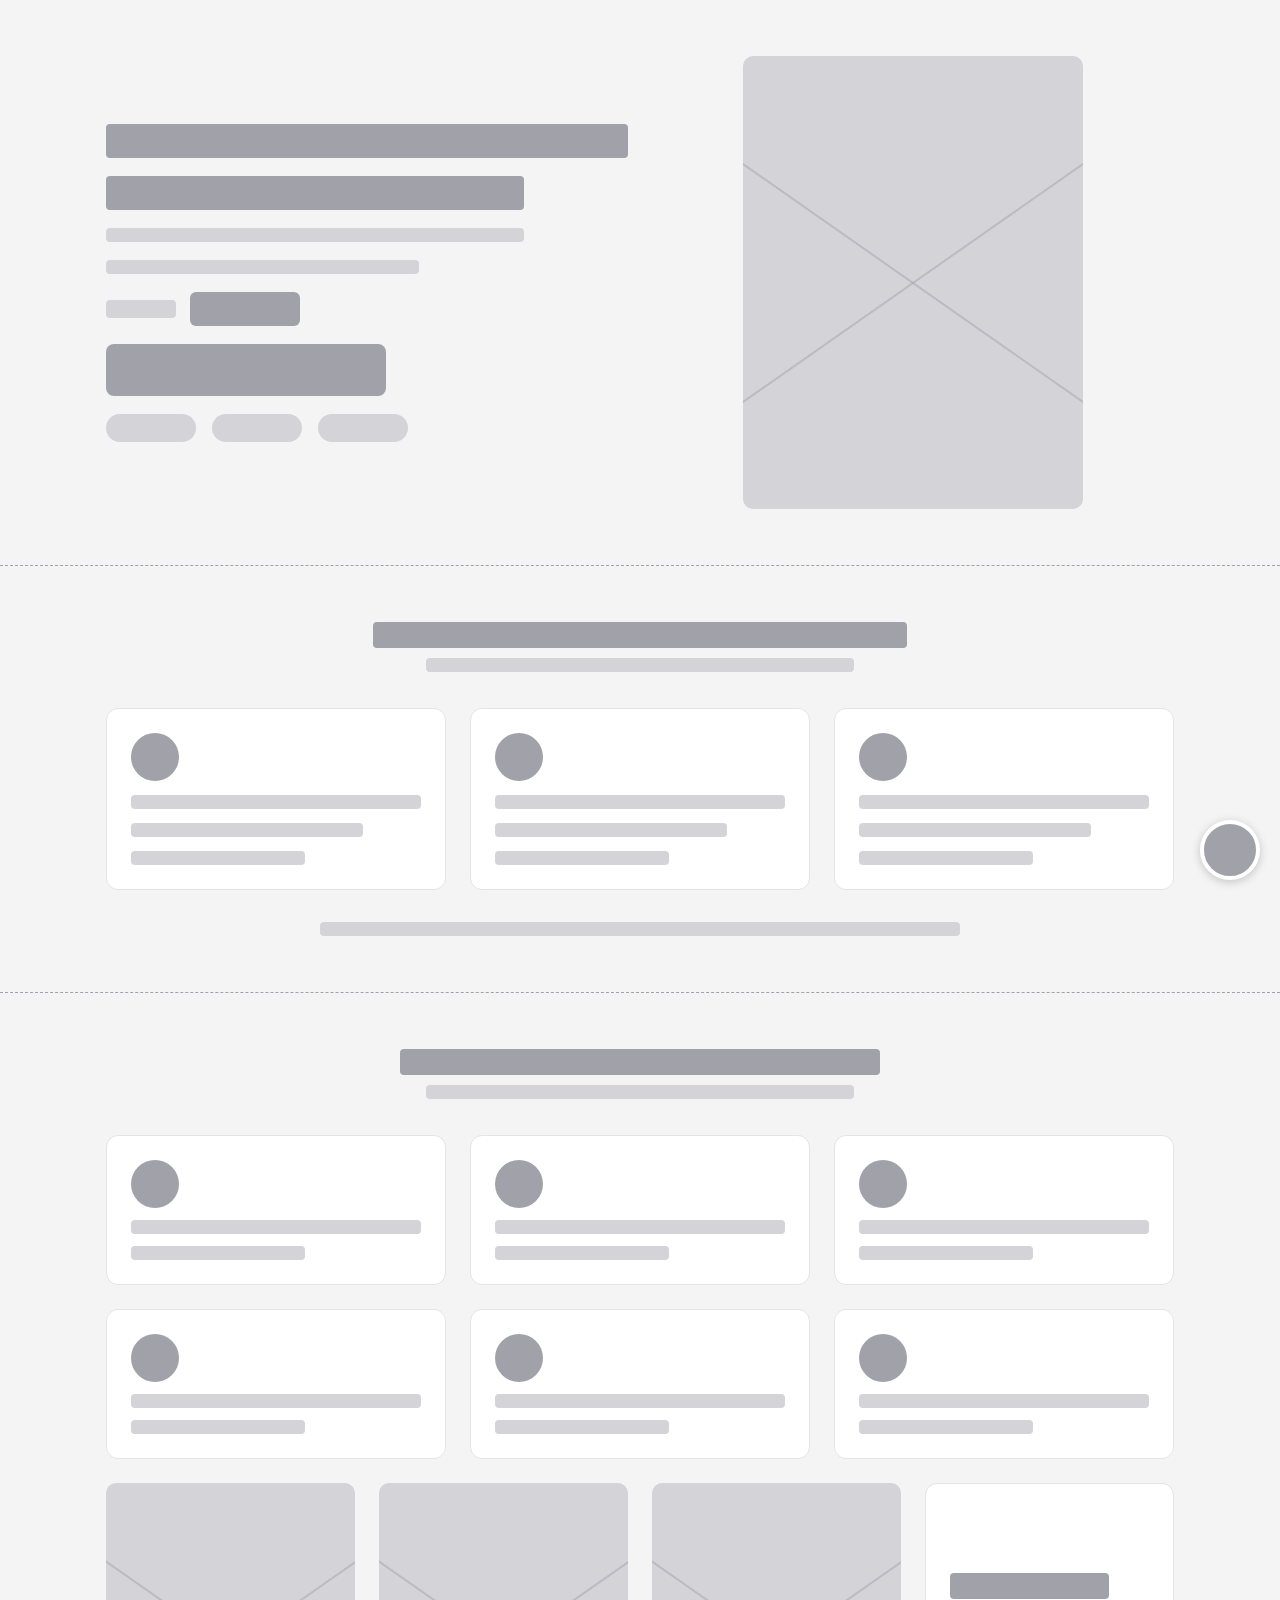
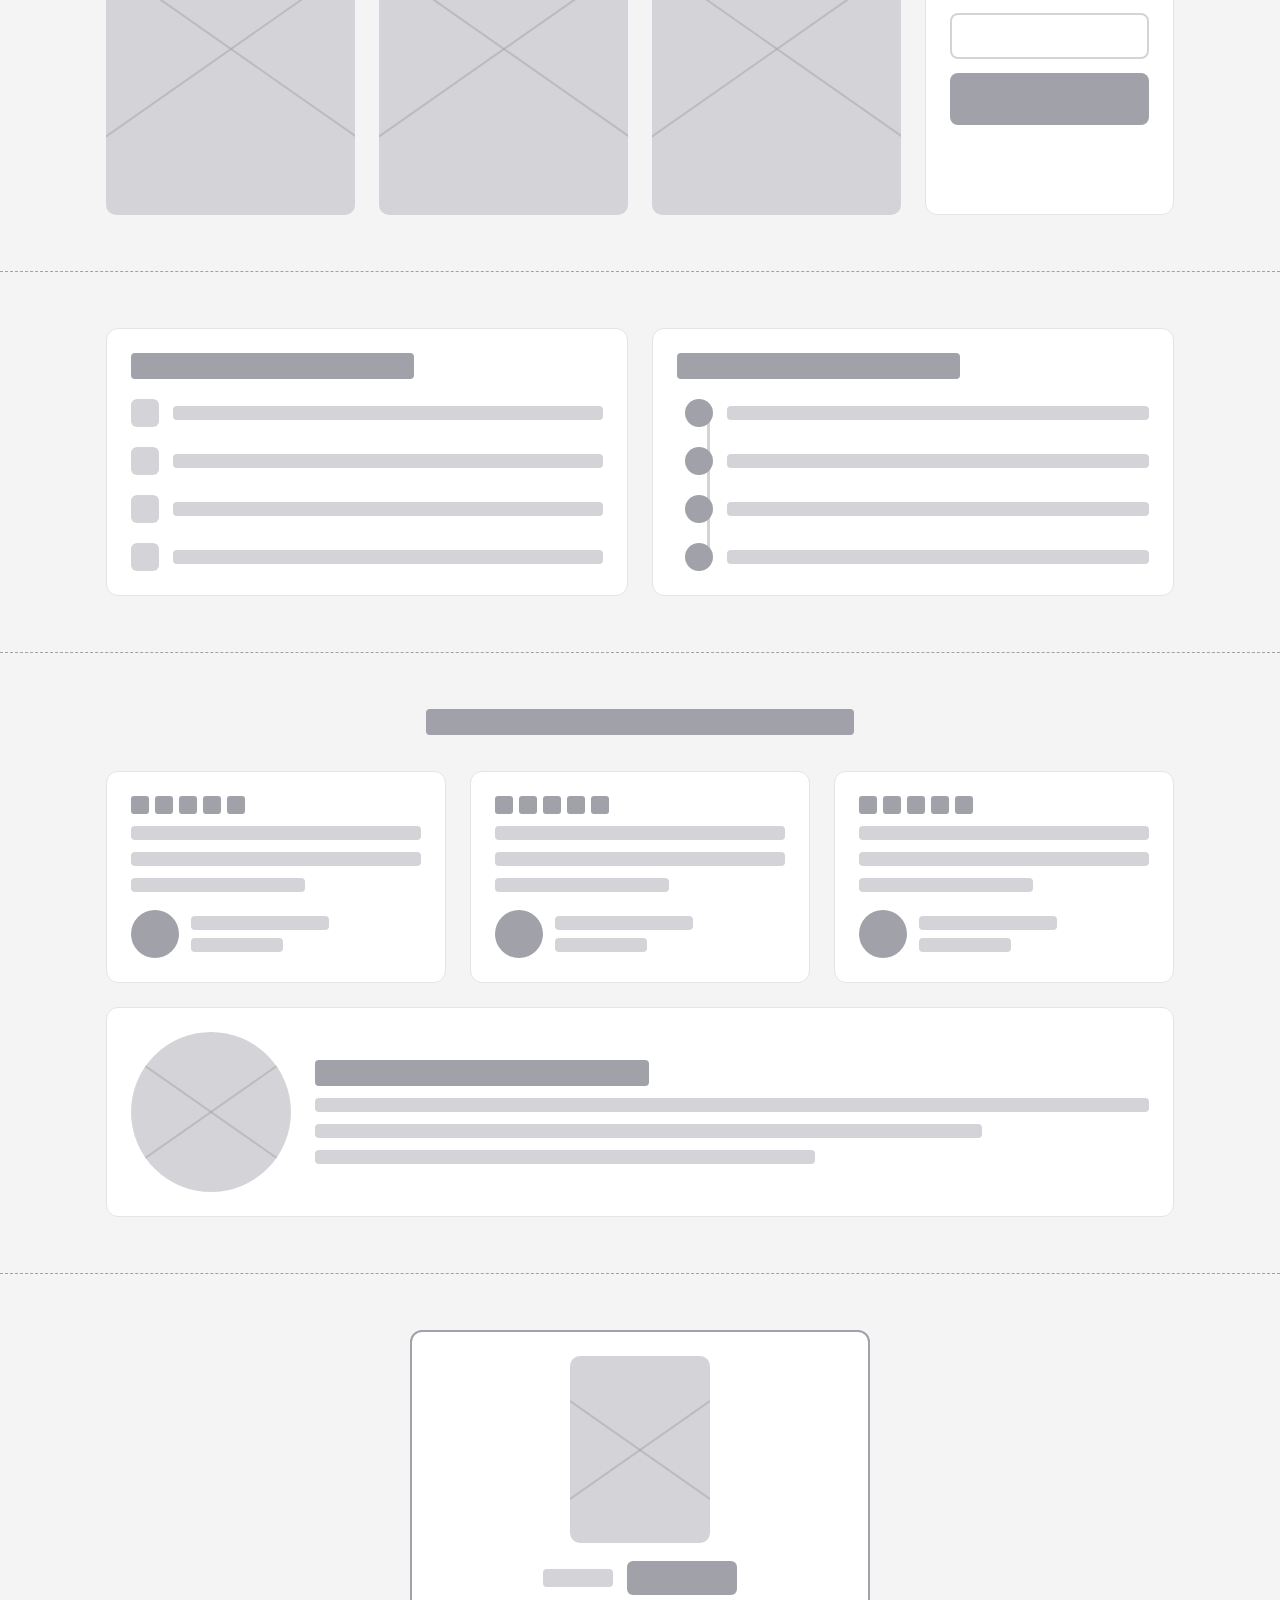
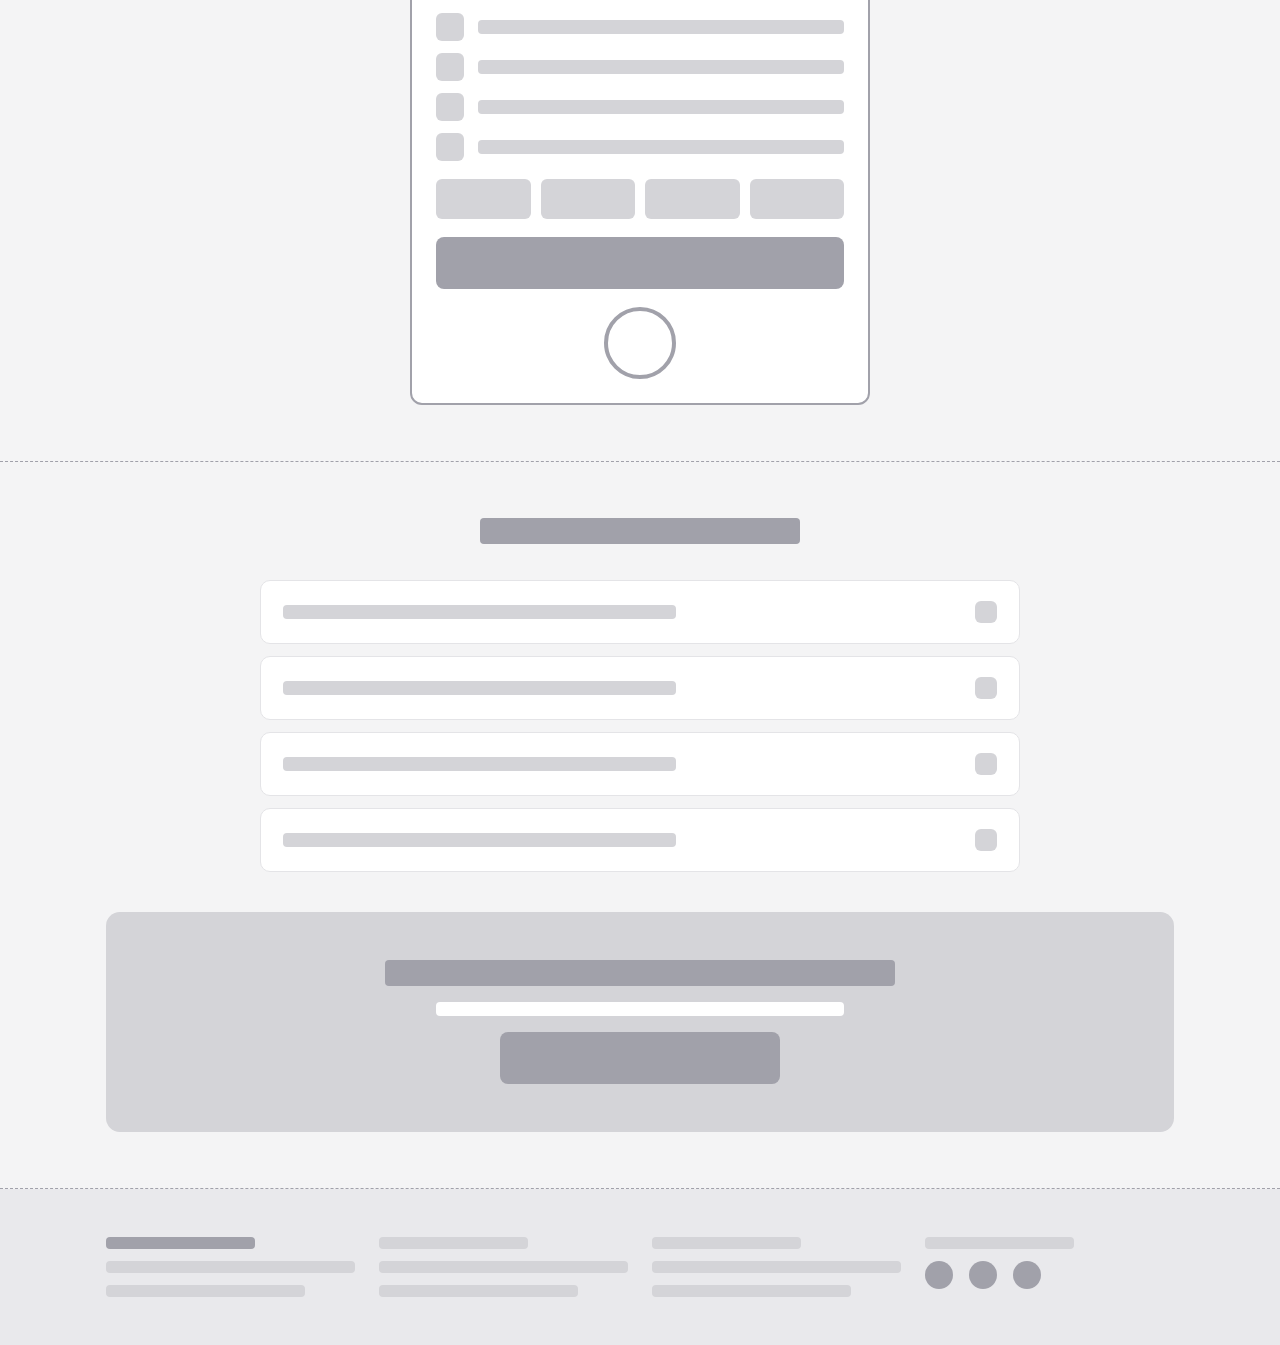
<file: wireframe.html>
<!DOCTYPE html>
<html lang="en">
<head>
<meta charset="UTF-8">
<meta name="viewport" content="width=device-width, initial-scale=1">
<title>Ebook Landing Wireframe</title>
<style>
  :root{
    --bg:#f4f4f5;
    --block:#d4d4d8;
    --block-dark:#a1a1aa;
    --line:#e4e4e7;
    --card:#ffffff;
    --gap:24px;
  }
  *{box-sizing:border-box;margin:0;padding:0}
  body{background:var(--bg);font-family:system-ui,sans-serif;color:#000}

  .wrap{max-width:1100px;margin:0 auto;padding:0 16px}
  section{padding:56px 0;border-bottom:1px dashed var(--block-dark)}
  .row{display:grid;gap:var(--gap)}
  .c2{grid-template-columns:repeat(2,1fr)}
  .c3{grid-template-columns:repeat(3,1fr)}
  .c4{grid-template-columns:repeat(4,1fr)}
  .center{justify-items:center}
  .stack{display:flex;flex-direction:column;gap:12px}
  .stack.mid{align-items:center}

  /* primitives */
  .bar{height:14px;background:var(--block);border-radius:4px;width:100%}
  .bar.h1{height:34px;background:var(--block-dark)}
  .bar.h2{height:26px;background:var(--block-dark)}
  .bar.w80{width:80%}.bar.w60{width:60%}.bar.w40{width:40%}.bar.w30{width:30%}
  .btn{height:52px;width:220px;background:var(--block-dark);border-radius:8px}
  .btn.lg{width:280px}
  .btn.ghost{background:transparent;border:2px solid var(--block-dark)}
  .pill{height:36px;width:110px;background:var(--block);border-radius:999px}
  .circle{width:48px;height:48px;border-radius:50%;background:var(--block-dark);flex:none}
  .circle.sm{width:28px;height:28px}
  .square{width:28px;height:28px;border-radius:6px;background:var(--block);flex:none}
  .img{background:var(--block);border-radius:10px;position:relative;overflow:hidden}
  .img::before,.img::after{content:"";position:absolute;left:50%;top:50%;width:140%;height:2px;background:var(--block-dark);opacity:.5;transform:translate(-50%,-50%) rotate(35deg)}
  .img::after{transform:translate(-50%,-50%) rotate(-35deg)}
  .card{background:var(--card);border:1px solid var(--line);border-radius:12px;padding:24px}
  .headline{display:flex;flex-direction:column;align-items:center;gap:10px;margin-bottom:36px}
  .headline .bar{margin:0 auto}
  .line-item{display:flex;align-items:center;gap:14px}
  .line-item .bar{flex:1}
  .strip{display:flex;gap:16px;flex-wrap:wrap}
  .strip .pill{width:90px;height:28px}

  /* 1 hero */
  .hero{min-height:560px;display:flex;align-items:center}
  .hero .row{align-items:center}
  .cover{aspect-ratio:3/4;max-width:340px;margin:0 auto;width:100%}
  .price{display:flex;align-items:center;gap:14px}
  .price .old{height:18px;width:70px;background:var(--block);border-radius:4px}
  .price .new{height:34px;width:110px;background:var(--block-dark);border-radius:6px}

  /* 2 pain */
  .pain .card{display:flex;flex-direction:column;gap:14px;align-items:flex-start}

  /* 3 inside */
  .grid-6{display:grid;grid-template-columns:repeat(3,1fr);gap:var(--gap);margin-bottom:var(--gap)}
  .pages{aspect-ratio:3/4}
  .capture{display:flex;flex-direction:column;gap:14px;justify-content:center}
  .input{height:46px;border:2px solid var(--block);border-radius:8px;background:#fff}

  /* 4 roadmap */
  .timeline{display:flex;flex-direction:column;gap:20px;position:relative;padding-left:8px}
  .timeline::before{content:"";position:absolute;left:30px;top:10px;bottom:10px;width:3px;background:var(--block)}
  .timeline .line-item{position:relative}

  /* 5 proof */
  .person{display:flex;align-items:center;gap:12px;margin-top:6px}
  .person .stack{flex:1}
  .stars{display:flex;gap:6px}
  .stars span{width:18px;height:18px;background:var(--block-dark);border-radius:3px}
  .author{margin-top:var(--gap);display:grid;grid-template-columns:160px 1fr;gap:var(--gap);align-items:center}
  .author .img{aspect-ratio:1/1;border-radius:50%}

  /* 6 pricing */
  .price-card{max-width:460px;margin:0 auto;display:flex;flex-direction:column;gap:18px;align-items:center;border:2px solid var(--block-dark)}
  .price-card .cover-s{width:140px;aspect-ratio:3/4}
  .pay{display:grid;grid-template-columns:repeat(4,1fr);gap:10px;width:100%}
  .pay span{height:40px;background:var(--block);border-radius:6px}
  .badge{width:72px;height:72px;border-radius:50%;border:4px solid var(--block-dark)}
  .price-card .list{width:100%;display:flex;flex-direction:column;gap:12px}

  /* 7 faq */
  .faq{max-width:760px;margin:0 auto 40px;display:flex;flex-direction:column;gap:12px}
  .faq .item{display:flex;justify-content:space-between;align-items:center;padding:20px 22px;background:var(--card);border:1px solid var(--line);border-radius:10px}
  .faq .item .bar{width:55%}
  .faq .item .square{width:22px;height:22px}
  .final{padding:48px 24px;border-radius:14px;background:var(--block);display:flex;flex-direction:column;align-items:center;gap:16px}

  /* 8 footer */
  footer{padding:48px 0;background:#e9e9ec}
  footer .stack .bar{height:12px}

  /* floating whatsapp */
  .float{position:fixed;right:20px;bottom:20px;width:60px;height:60px;border-radius:50%;background:var(--block-dark);border:4px solid #fff;box-shadow:0 2px 10px rgba(0,0,0,.2)}

  /* responsive */
  @media(max-width:820px){
    .c2,.c3,.c4{grid-template-columns:1fr}
    .grid-6{grid-template-columns:1fr 1fr}
    .author{grid-template-columns:1fr}
    .hero{min-height:0}
    section{padding:40px 0}
  }
  @media(max-width:480px){
    .grid-6{grid-template-columns:1fr}
    .btn,.btn.lg{width:100%}
  }
</style>
</head>
<body>

<!-- 1. HERO -->
<section class="hero">
  <div class="wrap" style="width:100%">
    <div class="row c2">
      <div class="stack" style="gap:18px">
        <div class="bar h1"></div>
        <div class="bar h1 w80"></div>
        <div class="bar w80"></div>
        <div class="bar w60"></div>
        <div class="price"><div class="old"></div><div class="new"></div></div>
        <div class="btn lg"></div>
        <div class="strip"><span class="pill"></span><span class="pill"></span><span class="pill"></span></div>
      </div>
      <div class="img cover"></div>
    </div>
  </div>
</section>

<!-- 2. PAIN POINTS -->
<section class="pain">
  <div class="wrap">
    <div class="headline"><div class="bar h2" style="width:50%"></div><div class="bar w40"></div></div>
    <div class="row c3">
      <div class="card"><div class="circle"></div><div class="bar"></div><div class="bar w80"></div><div class="bar w60"></div></div>
      <div class="card"><div class="circle"></div><div class="bar"></div><div class="bar w80"></div><div class="bar w60"></div></div>
      <div class="card"><div class="circle"></div><div class="bar"></div><div class="bar w80"></div><div class="bar w60"></div></div>
    </div>
    <div class="stack mid" style="margin-top:32px"><div class="bar w60"></div></div>
  </div>
</section>

<!-- 3. WHAT'S INSIDE -->
<section>
  <div class="wrap">
    <div class="headline"><div class="bar h2" style="width:45%"></div><div class="bar w40"></div></div>
    <div class="grid-6">
      <div class="card stack"><div class="circle"></div><div class="bar"></div><div class="bar w60"></div></div>
      <div class="card stack"><div class="circle"></div><div class="bar"></div><div class="bar w60"></div></div>
      <div class="card stack"><div class="circle"></div><div class="bar"></div><div class="bar w60"></div></div>
      <div class="card stack"><div class="circle"></div><div class="bar"></div><div class="bar w60"></div></div>
      <div class="card stack"><div class="circle"></div><div class="bar"></div><div class="bar w60"></div></div>
      <div class="card stack"><div class="circle"></div><div class="bar"></div><div class="bar w60"></div></div>
    </div>
    <div class="row c4" style="align-items:stretch">
      <div class="img pages"></div>
      <div class="img pages"></div>
      <div class="img pages"></div>
      <div class="card capture">
        <div class="bar h2 w80"></div>
        <div class="input"></div>
        <div class="btn" style="width:100%"></div>
      </div>
    </div>
  </div>
</section>

<!-- 4. WHO IT'S FOR + ROADMAP -->
<section>
  <div class="wrap">
    <div class="row c2">
      <div class="card stack" style="gap:20px">
        <div class="bar h2 w60"></div>
        <div class="line-item"><div class="square"></div><div class="bar"></div></div>
        <div class="line-item"><div class="square"></div><div class="bar w80"></div></div>
        <div class="line-item"><div class="square"></div><div class="bar"></div></div>
        <div class="line-item"><div class="square"></div><div class="bar w60"></div></div>
      </div>
      <div class="card stack" style="gap:20px">
        <div class="bar h2 w60"></div>
        <div class="timeline">
          <div class="line-item"><div class="circle sm"></div><div class="bar"></div></div>
          <div class="line-item"><div class="circle sm"></div><div class="bar w80"></div></div>
          <div class="line-item"><div class="circle sm"></div><div class="bar"></div></div>
          <div class="line-item"><div class="circle sm"></div><div class="bar w60"></div></div>
        </div>
      </div>
    </div>
  </div>
</section>

<!-- 5. SOCIAL PROOF -->
<section>
  <div class="wrap">
    <div class="headline"><div class="bar h2" style="width:40%"></div></div>
    <div class="row c3">
      <div class="card stack">
        <div class="stars"><span></span><span></span><span></span><span></span><span></span></div>
        <div class="bar"></div><div class="bar"></div><div class="bar w60"></div>
        <div class="person"><div class="circle"></div><div class="stack" style="gap:8px"><div class="bar w60"></div><div class="bar w40"></div></div></div>
      </div>
      <div class="card stack">
        <div class="stars"><span></span><span></span><span></span><span></span><span></span></div>
        <div class="bar"></div><div class="bar"></div><div class="bar w60"></div>
        <div class="person"><div class="circle"></div><div class="stack" style="gap:8px"><div class="bar w60"></div><div class="bar w40"></div></div></div>
      </div>
      <div class="card stack">
        <div class="stars"><span></span><span></span><span></span><span></span><span></span></div>
        <div class="bar"></div><div class="bar"></div><div class="bar w60"></div>
        <div class="person"><div class="circle"></div><div class="stack" style="gap:8px"><div class="bar w60"></div><div class="bar w40"></div></div></div>
      </div>
    </div>
    <div class="card author">
      <div class="img"></div>
      <div class="stack"><div class="bar h2 w40"></div><div class="bar"></div><div class="bar w80"></div><div class="bar w60"></div></div>
    </div>
  </div>
</section>

<!-- 6. PRICING / OFFER -->
<section>
  <div class="wrap">
    <div class="card price-card">
      <div class="img cover-s"></div>
      <div class="price"><div class="old"></div><div class="new"></div></div>
      <div class="list">
        <div class="line-item"><div class="square"></div><div class="bar"></div></div>
        <div class="line-item"><div class="square"></div><div class="bar w80"></div></div>
        <div class="line-item"><div class="square"></div><div class="bar"></div></div>
        <div class="line-item"><div class="square"></div><div class="bar w60"></div></div>
      </div>
      <div class="pay"><span></span><span></span><span></span><span></span></div>
      <div class="btn lg" style="width:100%"></div>
      <div class="badge"></div>
    </div>
  </div>
</section>

<!-- 7. FAQ + FINAL CTA -->
<section>
  <div class="wrap">
    <div class="headline"><div class="bar h2" style="width:30%"></div></div>
    <div class="faq">
      <div class="item"><div class="bar"></div><div class="square"></div></div>
      <div class="item"><div class="bar w80"></div><div class="square"></div></div>
      <div class="item"><div class="bar"></div><div class="square"></div></div>
      <div class="item"><div class="bar w60"></div><div class="square"></div></div>
    </div>
    <div class="final">
      <div class="bar h2" style="width:50%;background:var(--block-dark)"></div>
      <div class="bar w40" style="background:#fff"></div>
      <div class="btn lg"></div>
    </div>
  </div>
</section>

<!-- 8. FOOTER -->
<footer>
  <div class="wrap">
    <div class="row c4">
      <div class="stack"><div class="bar h2 w60"></div><div class="bar"></div><div class="bar w80"></div></div>
      <div class="stack"><div class="bar w60"></div><div class="bar"></div><div class="bar w80"></div></div>
      <div class="stack"><div class="bar w60"></div><div class="bar"></div><div class="bar w80"></div></div>
      <div class="stack"><div class="bar w60"></div><div class="strip"><span class="circle sm"></span><span class="circle sm"></span><span class="circle sm"></span></div></div>
    </div>
  </div>
</footer>

<div class="float"></div>

</body>
</html>
</file>
<file: style.css>
/* ==========================================================
   Python Ebook Landing Page
   ========================================================== */

:root {
  --ink: #0B1220;
  --ink-2: #131C2E;
  --text: #0F172A;
  --muted: #586174;
  --bg: #F7F7F4;
  --bg-alt: #F1F3F7;
  --surface: #FFFFFF;
  --line: #E5E7EC;

  --blue: #2F6BEA;
  --blue-700: #1B48B8;
  --blue-50: #EDF2FE;
  --yellow: #FFD43B;
  --yellow-600: #EDBE12;
  --green: #138A4A;
  --green-50: #E7F6EE;
  --red: #E5484D;
  --red-50: #FDEDED;

  --radius: 5px;
  --shadow-sm: 0 1px 2px rgba(15, 23, 42, .05), 0 1px 1px rgba(15, 23, 42, .03);
  --shadow: 0 14px 34px -14px rgba(15, 23, 42, .2);
  --shadow-lg: 0 30px 60px -24px rgba(11, 18, 32, .45);

  --font-display: "Bricolage Grotesque", system-ui, sans-serif;
  --font-body: "Plus Jakarta Sans", system-ui, -apple-system, "Segoe UI", sans-serif;
  --font-mono: "JetBrains Mono", ui-monospace, "Cascadia Code", Consolas, monospace;

  --header-h: 72px;
}

/* ---------- Base ---------- */
*, *::before, *::after { box-sizing: border-box; }

html {
  scroll-behavior: smooth;
  -webkit-text-size-adjust: 100%;
}

body {
  margin: 0;
  font-family: var(--font-body);
  font-size: 16px;
  line-height: 1.65;
  color: var(--text);
  background: var(--bg);
  -webkit-font-smoothing: antialiased;
  overflow-x: hidden;
}

h1, h2, h3, h4 {
  font-family: var(--font-display);
  line-height: 1.12;
  letter-spacing: -.02em;
  margin: 0;
}

p { margin: 0; }
a { color: inherit; }
img { max-width: 100%; display: block; }

:focus-visible {
  outline: 3px solid var(--blue);
  outline-offset: 3px;
  border-radius: 5px;
}

.i {
  width: 1em;
  height: 1em;
  flex: none;
  fill: none;
  stroke: currentColor;
  stroke-width: 2;
  stroke-linecap: round;
  stroke-linejoin: round;
}

.sr-only {
  position: absolute;
  width: 1px; height: 1px;
  padding: 0; margin: -1px;
  overflow: hidden;
  clip: rect(0 0 0 0);
  white-space: nowrap;
  border: 0;
}

.skip-link {
  position: absolute;
  left: 16px; top: -60px;
  z-index: 100;
  padding: 10px 16px;
  background: var(--yellow);
  color: var(--ink);
  font-weight: 600;
  border-radius: 5px;
  text-decoration: none;
}
.skip-link:focus { top: 12px; }

.wrap {
  width: 100%;
  max-width: 1160px;
  margin: 0 auto;
  padding: 0 24px;
}

section[id] { scroll-margin-top: calc(var(--header-h) - 8px); }

/* ---------- Buttons ---------- */
.btn {
  display: inline-flex;
  align-items: center;
  justify-content: center;
  gap: .6em;
  padding: .95em 1.5em;
  border: 0;
  border-radius: 5px;
  font: 600 1rem/1.2 var(--font-body);
  text-align: center;
  text-decoration: none;
  cursor: pointer;
  transition: transform .2s ease, box-shadow .2s ease, background-color .2s ease;
}
.btn .i { font-size: 1.15em; transition: transform .2s ease; }
.btn:hover .i { transform: translateX(3px); }

.btn-primary {
  background: var(--yellow);
  color: var(--ink);
  box-shadow: inset 0 1px 0 rgba(255, 255, 255, .5), 0 12px 26px -12px rgba(237, 190, 18, .8);
}
.btn-primary:hover {
  background: #FFDD63;
  transform: translateY(-2px);
  box-shadow: inset 0 1px 0 rgba(255, 255, 255, .5), 0 18px 32px -12px rgba(237, 190, 18, .9);
}
.btn-primary:active { transform: translateY(0); }
.btn-primary:disabled { opacity: .7; cursor: progress; transform: none; }

.btn-lg { font-size: 1.06rem; padding: 1.1em 1.8em; border-radius: 5px; }
.btn-sm { font-size: .9rem; padding: .7em 1.1em; border-radius: 5px; }
.btn-block { width: 100%; }

/* ---------- Header ---------- */
.site-header {
  position: fixed;
  inset: 0 0 auto;
  z-index: 50;
  transition: background-color .3s ease, box-shadow .3s ease;
}
.nav {
  height: var(--header-h);
  display: flex;
  align-items: center;
  gap: 28px;
}
.brand {
  display: inline-flex;
  align-items: center;
  gap: 10px;
  color: #fff;
  font: 700 1.1rem var(--font-display);
  text-decoration: none;
  transition: color .3s ease;
}
.brand-mark {
  width: 36px; height: 36px;
  display: grid;
  place-items: center;
  border-radius: 5px;
  background: linear-gradient(135deg, var(--blue), #5B92FF);
  color: var(--yellow);
  font: 700 .95rem var(--font-mono);
  box-shadow: inset 0 1px 0 rgba(255, 255, 255, .25);
}
.nav-links {
  display: flex;
  gap: 30px;
  margin-left: auto;
}
.nav-links a {
  color: rgba(255, 255, 255, .78);
  font-weight: 500;
  font-size: .95rem;
  text-decoration: none;
  transition: color .2s ease;
}
.nav-links a:hover { color: #fff; }
.nav-toggle { display: none; }

.site-header.scrolled,
.site-header.menu-open {
  background: rgba(255, 255, 255, .88);
  -webkit-backdrop-filter: saturate(160%) blur(14px);
  backdrop-filter: saturate(160%) blur(14px);
  box-shadow: 0 1px 0 var(--line);
}
.site-header.scrolled .brand,
.site-header.menu-open .brand { color: var(--ink); }
.site-header.scrolled .nav-links a { color: var(--muted); }
.site-header.scrolled .nav-links a:hover { color: var(--ink); }

/* ---------- Hero ---------- */
.hero {
  position: relative;
  overflow: hidden;
  background: var(--ink);
  color: #fff;
  padding: calc(var(--header-h) + 72px) 0 150px;
}
.hero-bg {
  position: absolute;
  inset: 0;
  background:
    radial-gradient(55% 60% at 78% 35%, rgba(47, 107, 234, .45), transparent 70%),
    radial-gradient(35% 45% at 5% 100%, rgba(255, 212, 59, .14), transparent 70%);
}
.hero-bg::after {
  content: "";
  position: absolute;
  inset: 0;
  background-image:
    linear-gradient(rgba(255, 255, 255, .045) 1px, transparent 1px),
    linear-gradient(90deg, rgba(255, 255, 255, .045) 1px, transparent 1px);
  background-size: 56px 56px;
  -webkit-mask-image: radial-gradient(75% 70% at 50% 40%, #000 30%, transparent 85%);
  mask-image: radial-gradient(75% 70% at 50% 40%, #000 30%, transparent 85%);
}
.hero-grid {
  position: relative;
  display: grid;
  grid-template-columns: 1.12fr .88fr;
  gap: 48px;
  align-items: center;
}

.eyebrow {
  display: inline-flex;
  align-items: center;
  gap: 10px;
  margin-bottom: 26px;
  padding: 7px 14px 7px 11px;
  border: 1px solid rgba(255, 255, 255, .14);
  border-radius: 5px;
  background: rgba(255, 255, 255, .06);
  color: rgba(255, 255, 255, .88);
  font-size: .85rem;
  font-weight: 500;
  line-height: 1.4;
}
.eyebrow .dot {
  width: 8px; height: 8px;
  flex: none;
  border-radius: 50%;
  background: var(--yellow);
  box-shadow: 0 0 0 4px rgba(255, 212, 59, .2);
}

.hero h1 {
  font-size: clamp(2.35rem, 1.3rem + 3.5vw, 4.1rem);
  font-weight: 700;
  line-height: 1.03;
  letter-spacing: -.035em;
  margin-bottom: 22px;
}
.hl {
  color: var(--yellow);
  white-space: nowrap;
}
.lead {
  max-width: 560px;
  margin-bottom: 30px;
  color: rgba(255, 255, 255, .72);
  font-size: 1.12rem;
}

.price-row {
  display: flex;
  align-items: center;
  flex-wrap: wrap;
  gap: 14px 20px;
  margin-bottom: 30px;
}
.price-label {
  display: block;
  margin-bottom: 2px;
  color: rgba(255, 255, 255, .5);
  font-size: .72rem;
  font-weight: 600;
  letter-spacing: .1em;
  text-transform: uppercase;
}
.price-old s {
  color: rgba(255, 255, 255, .6);
  font-size: 1.15rem;
  font-weight: 500;
  text-decoration-color: var(--red);
  text-decoration-thickness: 2px;
}
.price-sep {
  width: 1px;
  height: 40px;
  background: rgba(255, 255, 255, .15);
}
.price-new strong {
  font: 700 2.3rem/1 var(--font-display);
  letter-spacing: -.02em;
}
.save-chip {
  padding: 6px 12px;
  border: 1px solid rgba(91, 228, 155, .3);
  border-radius: 5px;
  background: rgba(19, 138, 74, .2);
  color: #6BE8A6;
  font-size: .85rem;
  font-weight: 600;
}

.fineprint {
  max-width: 470px;
  margin-top: 14px;
  color: rgba(255, 255, 255, .55);
  font-size: .88rem;
}

.trust {
  list-style: none;
  display: flex;
  flex-wrap: wrap;
  gap: 10px;
  margin: 30px 0 0;
  padding: 0;
}
.trust li {
  display: inline-flex;
  align-items: center;
  gap: 8px;
  padding: 8px 14px;
  border: 1px solid rgba(255, 255, 255, .12);
  border-radius: 5px;
  background: rgba(255, 255, 255, .05);
  color: rgba(255, 255, 255, .86);
  font-size: .85rem;
  font-weight: 500;
}
.trust .i { color: var(--yellow); font-size: 1.05rem; }

/* Book mockup */
.hero-visual {
  position: relative;
  display: grid;
  place-items: center;
  min-height: 580px;
  perspective: 1600px;
}
.hero-visual::after {
  content: "";
  position: absolute;
  bottom: 18px;
  left: 50%;
  width: 62%;
  height: 40px;
  transform: translateX(-50%);
  background: radial-gradient(closest-side, rgba(0, 0, 0, .55), transparent);
  filter: blur(6px);
}
.book {
  position: relative;
  z-index: 1;
  width: min(330px, 74%);
  aspect-ratio: 3 / 4;
  transform-style: preserve-3d;
  transform: rotateY(calc(-22deg + var(--ry, 0deg))) rotateX(calc(5deg + var(--rx, 0deg)));
  transition: transform .5s cubic-bezier(.2, .7, .2, 1);
  animation: book-float 7s ease-in-out infinite;
}
@keyframes book-float {
  0%, 100% { translate: 0 0; }
  50%      { translate: 0 -12px; }
}
.book-pages {
  position: absolute;
  top: 1.5%;
  bottom: 1.5%;
  right: 0;
  width: 34px;
  transform-origin: right center;
  transform: rotateY(-90deg);
  border-radius: 5px;
  background: repeating-linear-gradient(90deg, #F4EFE2 0 2px, #DCD5C2 2px 3px);
}
.book-cover {
  position: absolute;
  inset: 0;
  display: flex;
  flex-direction: column;
  overflow: hidden;
  padding: 26px 24px 22px 30px;
  border-radius: 5px 5px 5px 5px;
  background: linear-gradient(155deg, #2457D6 0%, #102F86 55%, #0A1C52 100%);
  box-shadow:
    inset 6px 0 0 rgba(255, 255, 255, .08),
    inset 14px 0 18px -10px rgba(0, 0, 0, .55),
    30px 40px 60px -20px rgba(0, 0, 0, .6);
  color: #fff;
}
.book-cover::after {
  content: "";
  position: absolute;
  inset: 0;
  background: linear-gradient(105deg, transparent 40%, rgba(255, 255, 255, .12) 52%, transparent 62%);
  pointer-events: none;
}
.bc-top {
  display: flex;
  justify-content: space-between;
  color: var(--yellow);
  font: 600 .66rem var(--font-mono);
  letter-spacing: .18em;
}
.bc-art {
  position: relative;
  flex: 1;
  display: flex;
  align-items: center;
}
.bc-sun {
  position: absolute;
  top: 50%;
  right: -50px;
  width: 170px;
  height: 170px;
  transform: translateY(-55%);
  border-radius: 50%;
  background: radial-gradient(circle at 35% 35%, #FFE68A, var(--yellow) 45%, #E3A900);
  box-shadow: 0 0 0 18px rgba(255, 212, 59, .1), 0 0 0 40px rgba(255, 212, 59, .05);
}
.bc-prompt {
  position: relative;
  font: 700 4.4rem/1 var(--font-mono);
  letter-spacing: -.04em;
  color: #fff;
  text-shadow: 0 6px 24px rgba(0, 0, 0, .3);
}
.bc-title {
  font: 800 1.7rem/1.05 var(--font-display);
  letter-spacing: -.02em;
  margin-bottom: 8px;
}
.bc-sub {
  color: rgba(255, 255, 255, .72);
  font-size: .85rem;
  font-weight: 500;
}
.bc-foot {
  display: flex;
  justify-content: flex-end;
  align-items: center;
  margin-top: 18px;
  padding-top: 14px;
  border-top: 1px solid rgba(255, 255, 255, .15);
  color: rgba(255, 255, 255, .7);
  font: 500 .7rem var(--font-mono);
  letter-spacing: .12em;
  text-transform: uppercase;
}
.bc-mark {
  display: grid;
  place-items: center;
  width: 26px; height: 26px;
  border-radius: 5px;
  background: var(--yellow);
  color: var(--ink);
  font-weight: 700;
  letter-spacing: 0;
  text-transform: none;
}

/* Floating code + chip */
.code-chip {
  position: absolute;
  z-index: 2;
  left: -16px;
  bottom: -6px;
  width: 260px;
  overflow: hidden;
  border: 1px solid rgba(255, 255, 255, .1);
  border-radius: 5px;
  background: rgba(13, 20, 36, .88);
  -webkit-backdrop-filter: blur(10px);
  backdrop-filter: blur(10px);
  box-shadow: var(--shadow-lg);
  animation: chip-float 6s ease-in-out infinite;
}
.code-chip-bar {
  display: flex;
  align-items: center;
  gap: 6px;
  padding: 10px 12px;
  border-bottom: 1px solid rgba(255, 255, 255, .07);
}
.code-chip-bar i { width: 9px; height: 9px; border-radius: 50%; background: #FF5F57; }
.code-chip-bar i:nth-child(2) { background: #FEBC2E; }
.code-chip-bar i:nth-child(3) { background: #28C840; }
.code-chip-bar span {
  margin-left: 8px;
  color: rgba(255, 255, 255, .45);
  font: 500 .72rem var(--font-mono);
}
.code-chip pre {
  margin: 0;
  min-height: 92px;
  padding: 12px 14px 14px;
  color: #E2E8F0;
  font: 500 .84rem/1.65 var(--font-mono);
  white-space: pre-wrap;
  word-break: break-word;
}
.tok-p { color: #7AA2F7; }
.tok-out { color: #7EE787; }
.caret {
  display: inline-block;
  width: 7px;
  height: 1.05em;
  margin-left: 1px;
  vertical-align: -2px;
  background: var(--yellow);
  animation: blink 1s steps(1) infinite;
}
@keyframes blink { 50% { opacity: 0; } }

.float-chip {
  position: absolute;
  z-index: 2;
  top: 38%;
  right: -12px;
  display: inline-flex;
  align-items: center;
  gap: 10px;
  padding: 10px 16px 10px 10px;
  border-radius: 5px;
  background: #fff;
  color: var(--ink);
  font-size: .88rem;
  font-weight: 600;
  box-shadow: var(--shadow-lg);
  animation: chip-float 6s ease-in-out -3s infinite;
}
.float-chip-icon {
  display: grid;
  place-items: center;
  width: 32px; height: 32px;
  border-radius: 5px;
  background: var(--green-50);
  color: var(--green);
}
@keyframes chip-float {
  0%, 100% { transform: translateY(0); }
  50%      { transform: translateY(-10px); }
}

/* ---------- Quick summary ---------- */
.summary {
  position: relative;
  z-index: 2;
  margin-top: -78px;
}
.summary-card {
  display: grid;
  grid-template-columns: auto 1fr;
  gap: 24px;
  align-items: start;
  padding: 28px 32px;
  border: 1px solid var(--line);
  border-radius: 5px;
  background: var(--surface);
  box-shadow: var(--shadow);
}
.summary-label {
  padding: 6px 10px;
  border-radius: 5px;
  background: var(--blue-50);
  color: var(--blue);
  font: 600 .78rem var(--font-mono);
  white-space: nowrap;
}
.summary-card p {
  color: var(--muted);
  font-size: .98rem;
}

/* ---------- Sections ---------- */
.section { padding: 110px 0; }

.section-head {
  max-width: 740px;
  margin: 0 auto 56px;
  text-align: center;
}
.section-head h2,
.final-cta h2 {
  font-size: clamp(1.9rem, 1.2rem + 2.6vw, 3rem);
  font-weight: 700;
  letter-spacing: -.03em;
}
.section-head p {
  margin-top: 14px;
  color: var(--muted);
  font-size: 1.1rem;
}
.kicker {
  display: inline-block;
  margin-bottom: 14px;
  color: var(--blue);
  font: 600 .8rem var(--font-mono);
  letter-spacing: .02em;
}

.grid { display: grid; gap: 24px; }
.grid-2 { grid-template-columns: repeat(2, 1fr); }
.grid-3 { grid-template-columns: repeat(3, 1fr); }

.card {
  position: relative;
  padding: 30px;
  border: 1px solid var(--line);
  border-radius: 5px;
  background: var(--surface);
  box-shadow: var(--shadow-sm);
  transition: transform .25s ease, box-shadow .25s ease, border-color .25s ease;
}
.card-hover:hover {
  transform: translateY(-4px);
  border-color: #D5DAE5;
  box-shadow: var(--shadow);
}
.card h3 {
  margin-bottom: 8px;
  font-size: 1.24rem;
  font-weight: 700;
}
.card p { color: var(--muted); }
.card-num {
  position: absolute;
  top: 26px;
  right: 26px;
  color: #B3BAC7;
  font: 500 .8rem var(--font-mono);
}
.icon {
  display: grid;
  place-items: center;
  width: 50px; height: 50px;
  margin-bottom: 22px;
  border-radius: 5px;
  background: var(--blue-50);
  color: var(--blue);
  font-size: 23px;
  transition: background-color .25s ease, color .25s ease;
}
.icon-red { background: var(--red-50); color: var(--red); }

/* ---------- 2. Pain ---------- */
.pain { padding-top: 96px; }
.squiggle {
  text-decoration: underline wavy var(--red);
  text-decoration-thickness: 2px;
  text-underline-offset: 8px;
  text-decoration-skip-ink: none;
}
.bridge {
  display: flex;
  justify-content: center;
  margin-top: 48px;
}
.bridge p {
  display: inline-flex;
  align-items: center;
  gap: 12px;
  padding: 14px 24px 14px 16px;
  border-radius: 5px;
  background: var(--ink);
  color: #fff;
  font-weight: 600;
  box-shadow: var(--shadow);
}
.bridge .i {
  width: 30px; height: 30px;
  padding: 6px;
  border-radius: 5px;
  background: var(--yellow);
  color: var(--ink);
}

/* ---------- 3. Inside ---------- */
.inside {
  background: var(--surface);
  border-top: 1px solid var(--line);
  border-bottom: 1px solid var(--line);
}
.benefit:hover .icon { background: var(--blue); color: #fff; }

.row-title {
  margin: 88px 0 28px;
  font-size: 1.6rem;
  font-weight: 700;
  text-align: center;
}

.preview-row {
  display: grid;
  grid-template-columns: 3fr 1.15fr;
  gap: 24px;
  align-items: stretch;
}
.preview-pages {
  display: grid;
  grid-template-columns: repeat(3, 1fr);
  gap: 24px;
}
.preview {
  display: flex;
  flex-direction: column;
  gap: 12px;
  margin: 0;
}
.page {
  position: relative;
  display: flex;
  flex-direction: column;
  gap: 8px;
  aspect-ratio: 3 / 4;
  overflow: hidden;
  padding: 20px 18px 14px;
  border: 1px solid var(--line);
  border-radius: 5px;
  background: #FFFEFB;
  box-shadow: var(--shadow);
  transition: transform .35s cubic-bezier(.2, .7, .2, 1), box-shadow .35s ease;
}
.preview:hover .page {
  transform: translateY(-6px) rotate(-1deg);
  box-shadow: var(--shadow-lg);
}
.page-tag {
  color: var(--blue);
  font: 600 10px var(--font-mono);
}
.page-title {
  width: 72%;
  height: 12px;
  margin-bottom: 6px;
  border-radius: 5px;
  background: var(--ink);
}
.page-line {
  display: block;
  width: 100%;
  height: 6px;
  flex: none;
  border-radius: 5px;
  background: #E6E8EE;
}
.page-title.w60, .page-line.w60 { width: 60%; }
.page-line.w80 { width: 80%; }
.page-line.w70 { width: 70%; }
.page-line.w50 { width: 50%; }
.page-code {
  margin: 4px 0;
  padding: 9px 10px;
  border-radius: 5px;
  background: var(--ink);
  color: #E2E8F0;
  font: 500 10px/1.6 var(--font-mono);
  white-space: pre;
  overflow: hidden;
}
.t-k { color: #FF7AB2; }
.t-f { color: #7AA2F7; }
.t-s { color: #7EE787; }
.page-note {
  display: flex;
  flex-direction: column;
  gap: 6px;
  padding: 9px 10px;
  border-left: 3px solid var(--yellow);
  border-radius: 5px;
  background: #FFF8DB;
}
.page-note .page-line { background: #F1E3A8; }
.page-check {
  display: flex;
  align-items: center;
  gap: 8px;
}
.page-check i {
  width: 10px; height: 10px;
  flex: none;
  border-radius: 5px;
  background: var(--green);
}
.page-num {
  margin-top: auto;
  align-self: center;
  color: #9AA3B2;
  font: 500 10px var(--font-mono);
}
.preview figcaption {
  color: var(--muted);
  font-size: .88rem;
  text-align: center;
}

/* Lead capture */
.capture {
  position: relative;
  overflow: hidden;
  display: flex;
  flex-direction: column;
  justify-content: center;
  gap: 12px;
  padding: 28px 26px;
  border-radius: 5px;
  background: linear-gradient(160deg, var(--blue) 0%, #1A3EA6 100%);
  color: #fff;
  box-shadow: var(--shadow);
}
.capture::before {
  content: "";
  position: absolute;
  top: -70px;
  right: -70px;
  width: 180px;
  height: 180px;
  border-radius: 50%;
  background: rgba(255, 212, 59, .18);
}
.capture > * { position: relative; }
.capture-icon {
  display: grid;
  place-items: center;
  width: 44px; height: 44px;
  border-radius: 5px;
  background: rgba(255, 255, 255, .15);
  font-size: 20px;
}
.capture h3 {
  font-size: 1.35rem;
  font-weight: 700;
}
.capture p {
  color: rgba(255, 255, 255, .8);
  font-size: .95rem;
}
.lead-form {
  display: flex;
  flex-direction: column;
  gap: 10px;
  margin-top: 6px;
}
.lead-form input {
  width: 100%;
  height: 50px;
  padding: 0 14px;
  border: 1px solid rgba(255, 255, 255, .28);
  border-radius: 5px;
  background: rgba(255, 255, 255, .12);
  color: #fff;
  font: 500 .95rem var(--font-body);
  transition: border-color .2s ease, background-color .2s ease;
}
.lead-form input::placeholder { color: rgba(255, 255, 255, .65); }
.lead-form input:focus {
  outline: none;
  border-color: var(--yellow);
  background: rgba(255, 255, 255, .18);
}
.lead-form input[aria-invalid="true"] { border-color: #FFB4B4; }
.lead-form .btn { font-size: .95rem; }
.form-msg {
  min-height: 1.4em;
  color: #fff;
  font-size: .85rem;
}
.form-msg.is-error { color: #FFD0D0; }
.form-msg.is-ok { color: #B6F5D2; }

/* ---------- 4. Who + roadmap ---------- */
.who-card { padding: 36px; }
.who-card h2 {
  margin-bottom: 26px;
  font-size: clamp(1.5rem, 1.2rem + 1vw, 1.9rem);
  font-weight: 700;
}
.checklist {
  list-style: none;
  display: flex;
  flex-direction: column;
  gap: 16px;
  margin: 0;
  padding: 0;
}
.checklist li {
  display: flex;
  align-items: flex-start;
  gap: 14px;
}
.check {
  display: grid;
  place-items: center;
  width: 28px; height: 28px;
  flex: none;
  margin-top: -1px;
  border-radius: 5px;
  background: var(--green-50);
  color: var(--green);
  font-size: 15px;
}
.check .i { stroke-width: 2.6; }
.note {
  margin-top: 28px;
  padding: 14px 16px;
  border-left: 3px solid var(--blue);
  border-radius: 5px;
  background: var(--bg-alt);
  color: var(--muted);
  font-size: .93rem;
}

.timeline {
  position: relative;
  list-style: none;
  display: flex;
  flex-direction: column;
  gap: 22px;
  margin: 0;
  padding: 0;
}
.timeline::before {
  content: "";
  position: absolute;
  top: 20px;
  bottom: 20px;
  left: 19px;
  width: 2px;
  background: linear-gradient(var(--blue), var(--yellow));
}
.timeline li {
  position: relative;
  display: flex;
  align-items: center;
  gap: 16px;
}
.tl-dot {
  position: relative;
  display: grid;
  place-items: center;
  width: 40px; height: 40px;
  flex: none;
  border: 2px solid var(--blue);
  border-radius: 5px;
  background: #fff;
  color: var(--blue);
  font: 700 .95rem var(--font-mono);
}
.timeline li:last-child .tl-dot {
  border-color: var(--yellow-600);
  background: var(--yellow);
  color: var(--ink);
}
.tl-week {
  color: var(--blue);
  font: 600 .74rem var(--font-mono);
  letter-spacing: .08em;
  text-transform: uppercase;
}
.timeline p {
  color: var(--text);
  font-weight: 600;
}

/* ---------- 5. Proof ---------- */
.proof {
  background: var(--surface);
  border-top: 1px solid var(--line);
}
.testimonial {
  display: flex;
  flex-direction: column;
  gap: 18px;
  margin: 0;
}
.quote-mark {
  position: absolute;
  top: 6px;
  right: 24px;
  color: #DCE6FD;
  font: 800 5rem/1 var(--font-display);
}
.stars {
  display: flex;
  gap: 4px;
  color: #F5B400;
  font-size: 18px;
}
.stars .i { fill: currentColor; stroke-width: 1.5; }
.testimonial blockquote { margin: 0; flex: 1; }
.testimonial blockquote p {
  color: var(--text);
  font-size: 1.04rem;
  line-height: 1.6;
}
.person {
  display: flex;
  align-items: center;
  gap: 12px;
  padding-top: 18px;
  border-top: 1px solid var(--line);
}
.person > span:last-child { display: flex; flex-direction: column; align-items: flex-start; gap: 2px; }
.person strong { font-size: .95rem; }
.person small { color: var(--muted); font-size: .85rem; }
.avatar {
  display: grid;
  place-items: center;
  width: 44px; height: 44px;
  flex: none;
  border-radius: 5px;
  background: linear-gradient(135deg, var(--blue-50), #DCE6FD);
  color: var(--blue);
  font-size: 20px;
}

.author {
  display: grid;
  grid-template-columns: 170px 1fr;
  gap: 36px;
  align-items: center;
  margin-top: 24px;
  padding: 36px;
  background: linear-gradient(120deg, #fff 55%, var(--blue-50));
}
.author-photo {
  display: grid;
  place-items: center;
  aspect-ratio: 1;
  border-radius: 5px;
  background: linear-gradient(145deg, var(--blue), var(--blue-700));
  color: rgba(255, 255, 255, .85);
  font-size: 64px;
  box-shadow: 0 0 0 6px #fff, 0 0 0 8px var(--blue-50), var(--shadow);
}
.author-photo .i { stroke-width: 1.5; }
.author .kicker { margin-bottom: 6px; }
.author h3 { margin-bottom: 10px; font-size: 1.6rem; }
.author p { max-width: 720px; font-size: 1.02rem; }

/* ---------- 6. Pricing ---------- */
.pricing {
  position: relative;
  overflow: hidden;
  isolation: isolate;
  background: var(--ink);
  color: #fff;
}
.pricing::before {
  content: "";
  position: absolute;
  inset: 0;
  z-index: -3;
  background:
    radial-gradient(45% 50% at 50% 55%, rgba(47, 107, 234, .38), transparent 70%),
    radial-gradient(30% 30% at 90% 10%, rgba(255, 212, 59, .1), transparent 70%);
}
.offer {
  display: inline-flex;
  align-items: center;
  flex-wrap: wrap;
  justify-content: center;
  gap: 8px;
  margin-bottom: 20px;
  padding: 8px 16px;
  border: 1px solid rgba(255, 212, 59, .35);
  border-radius: 5px;
  background: rgba(255, 212, 59, .1);
  color: var(--yellow);
  font-size: .88rem;
  font-weight: 600;
}

.price-card {
  position: relative;
  display: grid;
  grid-template-columns: .9fr 1.1fr;
  max-width: 1060px;
  margin: 0 auto;
  border-radius: 5px;
  background: #fff;
  color: var(--text);
  box-shadow: 0 40px 90px -30px rgba(0, 0, 0, .7);
}
.pc-summary {
  display: flex;
  flex-direction: column;
  padding: 40px;
  border-right: 1px dashed var(--line);
  border-radius: 5px 0 0 5px;
  background: linear-gradient(180deg, #F8FAFF, #fff 60%);
}
.pc-order { padding: 40px; }
.pc-label-first { margin-top: 0; }
.pc-top {
  display: flex;
  align-items: center;
  gap: 24px;
  padding-bottom: 26px;
  border-bottom: 1px dashed var(--line);
}
.mini-book {
  display: flex;
  flex-direction: column;
  justify-content: space-between;
  width: 96px;
  aspect-ratio: 3 / 4;
  flex: none;
  padding: 12px 10px 10px 14px;
  border-radius: 5px 5px 5px 5px;
  background: linear-gradient(155deg, #2457D6, #0A1C52);
  box-shadow: inset 4px 0 0 rgba(255, 255, 255, .1), 8px 12px 24px -8px rgba(11, 18, 32, .5);
  transform: rotate(-4deg);
}
.mb-prompt {
  color: var(--yellow);
  font: 700 1.5rem/1 var(--font-mono);
}
.mb-title {
  color: #fff;
  font: 700 .62rem var(--font-mono);
  letter-spacing: .16em;
}
.pc-regular {
  color: var(--muted);
  font-size: .95rem;
}
.pc-regular s {
  text-decoration-color: var(--red);
  text-decoration-thickness: 2px;
}
.pc-today {
  display: flex;
  flex-wrap: wrap;
  align-items: baseline;
  gap: 4px 10px;
  margin: 4px 0 10px;
}
.pc-today span { font-weight: 600; }
.pc-today strong {
  font: 800 2.6rem/1 var(--font-display);
  letter-spacing: -.03em;
}
.pc-save {
  display: inline-block;
  padding: 4px 12px;
  border-radius: 5px;
  background: var(--green-50);
  color: var(--green);
  font-size: .85rem;
  font-weight: 700;
}
.pc-label {
  margin: 28px 0 14px;
  color: var(--muted);
  font: 600 .74rem var(--font-mono);
  letter-spacing: .12em;
  text-transform: uppercase;
}
.checklist-sm { gap: 12px; margin-bottom: 28px; }
.checklist-sm .check { width: 24px; height: 24px; font-size: 13px; border-radius: 5px; }

.pay-methods {
  list-style: none;
  display: grid;
  grid-template-columns: repeat(4, 1fr);
  gap: 10px;
  margin: 0;
  padding: 0;
}
.pay {
  display: flex;
  flex-direction: column;
  align-items: center;
  justify-content: center;
  gap: 6px;
  padding: 14px 6px;
  border: 1px solid var(--line);
  border-radius: 5px;
  background: var(--bg);
  font-size: .78rem;
  font-weight: 600;
  line-height: 1.3;
  text-align: center;
}
.pay .i { font-size: 22px; }
.pay-ep .i { color: #1BA65A; }
.pay-jc .i { color: #D5383E; }
.pay-bank .i { color: var(--blue); }
.pay-card .i { color: var(--muted); }

/* Order form */
.order-form {
  display: grid;
  grid-template-columns: 1fr 1fr;
  gap: 16px;
}
.field {
  display: flex;
  flex-direction: column;
  gap: 6px;
  min-width: 0;
  margin: 0;
  padding: 0;
  border: 0;
}
.field-full { grid-column: 1 / -1; }
.field label,
.field legend {
  padding: 0;
  font-size: .86rem;
  font-weight: 600;
}
.field legend { margin-bottom: 8px; }
.field small { color: var(--muted); font-weight: 500; }
.field input,
.field textarea {
  width: 100%;
  height: 48px;
  padding: 0 14px;
  border: 1px solid var(--line);
  border-radius: 5px;
  background: var(--bg);
  color: var(--text);
  font: 500 .95rem var(--font-body);
  transition: border-color .2s ease, box-shadow .2s ease, background-color .2s ease;
}
.field textarea {
  height: auto;
  min-height: 88px;
  padding: 12px 14px;
  resize: vertical;
}
.field input::placeholder,
.field textarea::placeholder { color: #9AA3B2; }
.field input:focus,
.field textarea:focus {
  outline: none;
  border-color: var(--blue);
  background: #fff;
  box-shadow: 0 0 0 4px var(--blue-50);
}
.field input[aria-invalid="true"] { border-color: var(--red); background: #FFF8F8; }
.pay-choice[aria-invalid="true"] .pay { border-color: #F4B4B6; }

.pay {
  position: relative;
  cursor: pointer;
  transition: border-color .2s ease, background-color .2s ease, box-shadow .2s ease;
}
.pay input {
  position: absolute;
  opacity: 0;
  pointer-events: none;
}
.pay:hover { border-color: #C9D3E6; }
.pay:has(input:checked) {
  border-color: var(--blue);
  background: var(--blue-50);
  box-shadow: inset 0 0 0 1px var(--blue);
}
.pay:has(input:focus-visible) { outline: 3px solid var(--blue); outline-offset: 2px; }

.pc-btn { margin-top: 6px; }
.order-form .form-msg { min-height: 0; margin-top: -6px; text-align: center; }
.order-form .form-msg:empty { display: none; }
.order-form .form-msg.is-error { color: var(--red); }
.order-form .form-msg.is-ok { color: var(--green); }
.order-note {
  display: flex;
  align-items: flex-start;
  justify-content: flex-start;
  gap: 8px;
  color: var(--muted);
  font-size: .85rem;
  text-align: left;
}
.order-note .i { margin-top: 3px; color: #25D366; }

.guarantee {
  display: flex;
  align-items: center;
  gap: 14px;
  margin-top: auto;
  padding: 14px 16px;
  border-radius: 5px;
  background: var(--bg-alt);
}
.badge {
  display: grid;
  place-items: center;
  width: 52px; height: 52px;
  flex: none;
  border: 2px dashed var(--green);
  border-radius: 5px;
  color: var(--green);
  font-size: 24px;
}
.guarantee p { font-size: .95rem; font-weight: 700; }
.guarantee small { display: block; color: var(--muted); font-size: .85rem; font-weight: 500; }

/* ---------- 7. FAQ ---------- */
.faq {
  display: flex;
  flex-direction: column;
  gap: 12px;
  max-width: 820px;
  margin: 0 auto;
}
.faq-item {
  border: 1px solid var(--line);
  border-radius: 5px;
  background: var(--surface);
  transition: border-color .25s ease, box-shadow .25s ease;
}
.faq-item.open {
  border-color: #CBD7F6;
  box-shadow: var(--shadow);
}
.faq-item h3 { font: inherit; letter-spacing: 0; }
.faq-q {
  display: flex;
  justify-content: space-between;
  align-items: center;
  gap: 18px;
  width: 100%;
  padding: 22px 24px;
  border: 0;
  border-radius: 5px;
  background: none;
  color: var(--text);
  font: 600 1.05rem/1.45 var(--font-body);
  text-align: left;
  cursor: pointer;
}
.faq-q:focus-visible { outline-offset: -3px; }
.faq-icon {
  position: relative;
  width: 32px; height: 32px;
  flex: none;
  border-radius: 5px;
  background: var(--bg-alt);
  transition: background-color .25s ease;
}
.faq-icon::before,
.faq-icon::after {
  content: "";
  position: absolute;
  top: 50%;
  left: 50%;
  width: 12px;
  height: 2px;
  border-radius: 5px;
  background: var(--text);
  transform: translate(-50%, -50%);
}
.faq-icon::after {
  transform: translate(-50%, -50%) rotate(90deg);
  transition: transform .3s ease;
}
.faq-item.open .faq-icon { background: var(--yellow); }
.faq-item.open .faq-icon::after { transform: translate(-50%, -50%) rotate(0deg); }

.faq-a {
  display: grid;
  grid-template-rows: 1fr;
  transition: grid-template-rows .35s ease;
}
.faq-a > div { overflow: hidden; }
.faq-a p {
  padding: 0 24px 24px;
  color: var(--muted);
}
.js .faq-item:not(.open) .faq-a { grid-template-rows: 0fr; }
.js .faq-item:not(.open) .faq-a > div {
  visibility: hidden;
  transition: visibility 0s .35s;
}

/* Final CTA */
.final-cta {
  position: relative;
  overflow: hidden;
  margin-top: 96px;
  padding: 72px 32px;
  border-radius: 5px;
  background:
    radial-gradient(60% 90% at 50% 0%, rgba(47, 107, 234, .55), transparent 70%),
    var(--ink);
  color: #fff;
  text-align: center;
}
.final-deco {
  position: absolute;
  right: -10px;
  bottom: -40px;
  color: rgba(255, 255, 255, .04);
  font: 700 12rem/1 var(--font-mono);
  pointer-events: none;
}
.final-cta h2 { position: relative; margin-bottom: 14px; }
.final-cta p {
  position: relative;
  margin-bottom: 32px;
  color: rgba(255, 255, 255, .75);
  font-size: 1.12rem;
}

/* ---------- 8. Footer ---------- */
.site-footer {
  padding: 76px 0 28px;
  background: #070C17;
  color: rgba(255, 255, 255, .66);
  font-size: .95rem;
}
.footer-grid {
  display: grid;
  grid-template-columns: 1.4fr 1fr 1.3fr 1fr;
  gap: 40px;
}
.footer-brand p { margin-top: 16px; max-width: 260px; }
.site-footer h4 {
  margin-bottom: 18px;
  color: #fff;
  font: 600 .76rem var(--font-mono);
  letter-spacing: .12em;
  text-transform: uppercase;
}
.site-footer ul {
  list-style: none;
  display: flex;
  flex-direction: column;
  gap: 10px;
  margin: 0;
  padding: 0;
}
.site-footer a {
  color: rgba(255, 255, 255, .66);
  text-decoration: none;
  transition: color .2s ease;
}
.site-footer a:hover { color: #fff; }
.site-footer .brand { color: #fff; }
.contact { margin-top: 22px !important; }
.contact li { display: flex; align-items: center; gap: 8px; }
.contact .i { color: var(--yellow); }
.socials { display: flex; gap: 10px; }
.socials a {
  display: grid;
  place-items: center;
  width: 42px; height: 42px;
  border: 1px solid rgba(255, 255, 255, .1);
  border-radius: 5px;
  background: rgba(255, 255, 255, .05);
  font-size: 19px;
  transition: background-color .2s ease, color .2s ease, transform .2s ease;
}
.socials a:hover {
  background: var(--yellow);
  color: var(--ink);
  transform: translateY(-2px);
}
.footer-bottom {
  display: flex;
  flex-wrap: wrap;
  justify-content: space-between;
  align-items: center;
  gap: 12px;
  margin-top: 60px;
  padding-top: 24px;
  border-top: 1px solid rgba(255, 255, 255, .08);
  font-size: .85rem;
}
.to-top { display: inline-flex; align-items: center; gap: 6px; }

/* ---------- Floating WhatsApp ---------- */
.wa-float {
  position: fixed;
  right: 22px;
  bottom: 22px;
  z-index: 60;
  display: grid;
  place-items: center;
  width: 60px; height: 60px;
  border: 3px solid #fff;
  border-radius: 5px;
  background: #25D366;
  color: #fff;
  font-size: 28px;
  box-shadow: 0 14px 30px -10px rgba(37, 211, 102, .7);
  transition: transform .2s ease;
}
.wa-float:hover { transform: scale(1.06); }
.wa-float::before {
  content: "";
  position: absolute;
  inset: -3px;
  border-radius: 5px;
  border: 2px solid #25D366;
  animation: wa-pulse 2.4s ease-out infinite;
}
.wa-float .i { stroke-width: 1.8; }
@keyframes wa-pulse {
  0%   { transform: scale(1); opacity: .7; }
  100% { transform: scale(1.6); opacity: 0; }
}
.wa-tip {
  position: absolute;
  top: 50%;
  right: calc(100% + 14px);
  padding: 8px 12px;
  border-radius: 5px;
  background: var(--ink);
  color: #fff;
  font-size: .85rem;
  font-weight: 500;
  white-space: nowrap;
  opacity: 0;
  pointer-events: none;
  transform: translate(6px, -50%);
  transition: opacity .2s ease, transform .2s ease;
}
.wa-float:hover .wa-tip,
.wa-float:focus-visible .wa-tip {
  opacity: 1;
  transform: translate(0, -50%);
}

/* ==========================================================
   Motion & interaction layer
   ========================================================== */

/* ---------- Scroll progress ---------- */
.progress {
  position: fixed;
  inset: 0 0 auto;
  z-index: 70;
  height: 3px;
  pointer-events: none;
}
.progress span {
  display: block;
  height: 100%;
  transform: scaleX(var(--p, 0));
  transform-origin: 0 50%;
  background: linear-gradient(90deg, var(--yellow), #FF9F1C 45%, var(--blue));
  box-shadow: 0 0 12px rgba(255, 212, 59, .6);
}

/* ---------- Nav ---------- */
.nav-links a { position: relative; }
.nav-links a::after {
  content: "";
  position: absolute;
  left: 0; right: 0; bottom: -6px;
  height: 2px;
  background: var(--yellow);
  transform: scaleX(0);
  transform-origin: right;
  transition: transform .35s cubic-bezier(.2, .7, .2, 1);
}
.nav-links a:hover::after,
.nav-links a.active::after { transform: scaleX(1); transform-origin: left; }
.nav-links a.active { color: #fff; }
.site-header.scrolled .nav-links a::after { background: var(--blue); }
.site-header.scrolled .nav-links a.active { color: var(--ink); }

.brand-mark { transition: transform .45s cubic-bezier(.3, 1.6, .5, 1); }
.brand:hover .brand-mark { transform: rotate(-10deg) scale(1.08); }

/* ---------- Buttons: shine sweep, press, magnetic ---------- */
.btn {
  position: relative;
  overflow: hidden;
  isolation: isolate;
  transition: transform .2s ease, box-shadow .25s ease, background-color .2s ease, translate .25s cubic-bezier(.2, .7, .2, 1);
}
.btn::after {
  content: "";
  position: absolute;
  inset: 0;
  z-index: -1;
  background: linear-gradient(110deg, transparent 30%, rgba(255, 255, 255, .7) 50%, transparent 70%);
  transform: translateX(-120%);
  transition: transform .75s ease;
}
.btn:hover::after { transform: translateX(120%); }
.btn:active { transform: scale(.97); }

/* ---------- Hero ---------- */
.blob {
  position: absolute;
  border-radius: 50%;
  filter: blur(70px);
  mix-blend-mode: screen;
  animation: drift 18s ease-in-out infinite alternate;
}
.b1 { top: -140px; right: -100px; width: 540px; height: 540px; background: #2F6BEA; opacity: .5; }
.b2 { bottom: -160px; left: -100px; width: 420px; height: 420px; background: #FFD43B; opacity: .14; animation-duration: 23s; }
.b3 { top: 38%; left: 42%; width: 320px; height: 320px; background: #7C5CFF; opacity: .26; animation-duration: 27s; }
@keyframes drift {
  0%   { transform: translate(0, 0) scale(1); }
  50%  { transform: translate(-70px, 50px) scale(1.12); }
  100% { transform: translate(50px, -40px) scale(.94); }
}
.hero::after {
  content: "";
  position: absolute;
  inset: 0;
  pointer-events: none;
  background: radial-gradient(520px circle at var(--hx, 70%) var(--hy, 30%), rgba(255, 255, 255, .07), transparent 45%);
}
.hero-grid { z-index: 1; }

/* Entrance */
@keyframes rise {
  from { opacity: 0; translate: 0 26px; filter: blur(6px); }
  to   { opacity: 1; translate: 0 0; filter: blur(0); }
}
@keyframes word-in {
  from { opacity: 0; translate: 0 .45em; filter: blur(8px); }
  to   { opacity: 1; translate: 0 0; filter: blur(0); }
}
.js .hero-copy > * { animation: rise .9s cubic-bezier(.2, .7, .2, 1) backwards; }
.js .hero-copy > h1 { animation: none; }
.js .hero-copy > :nth-child(3) { animation-delay: .55s; }
.js .hero-copy > :nth-child(4) { animation-delay: .65s; }
.js .hero-copy > :nth-child(5) { animation-delay: .75s; }
.js .hero-copy > :nth-child(6) { animation-delay: .85s; }
.js .hero-copy > :nth-child(7) { animation-delay: .95s; }
.word {
  display: inline-block;
  animation: word-in .8s cubic-bezier(.2, .7, .2, 1) backwards;
  animation-delay: calc(.15s + var(--i, 0) * 55ms);
}
.js .hero-visual { animation: visual-in 1.2s .3s cubic-bezier(.2, .7, .2, 1) backwards; }
@keyframes visual-in {
  from { opacity: 0; transform: scale(.9) translateY(40px); }
}

.hl { position: relative; }
.hl::after {
  content: "";
  position: absolute;
  left: 0; right: 0; bottom: -.02em;
  height: .07em;
  border-radius: 5px;
  background: linear-gradient(90deg, var(--yellow), #FF9F1C);
  transform: scaleX(0);
  transform-origin: left;
  animation: underline 1s 1.1s cubic-bezier(.2, .7, .2, 1) forwards;
}
@keyframes underline { to { transform: scaleX(1); } }

.trust li { transition: background-color .25s ease, border-color .25s ease, translate .25s ease; }
.trust li:hover { translate: 0 -2px; border-color: rgba(255, 212, 59, .4); background: rgba(255, 212, 59, .08); }
.code-chip, .float-chip { transition: scale .3s ease; }
.code-chip:hover, .float-chip:hover { scale: 1.04; }

/* ---------- Marquee ---------- */
.marquee {
  position: relative;
  z-index: 1;
  width: 104%;
  margin: 64px 0 0 -2%;
  padding: 18px 0;
  overflow: hidden;
  background: var(--ink);
  transform: rotate(-1.5deg);
  box-shadow: 0 18px 40px -20px rgba(11, 18, 32, .5);
}
.marquee-track {
  display: flex;
  width: max-content;
  animation: marquee 42s linear infinite;
}
.marquee:hover .marquee-track { animation-play-state: paused; }
.marquee ul {
  display: flex;
  list-style: none;
  margin: 0;
  padding: 0;
}
.marquee li {
  display: flex;
  align-items: center;
  gap: 28px;
  padding-right: 28px;
  color: #fff;
  font: 600 1.05rem var(--font-display);
  white-space: nowrap;
  transition: color .2s ease;
}
.marquee li:hover { color: var(--yellow); }
.marquee li::after { content: "\2726"; color: var(--yellow); font-size: .85rem; }
@keyframes marquee { to { transform: translateX(-50%); } }

/* ---------- Kicker cursor ---------- */
.kicker::after {
  content: "_";
  margin-left: 2px;
  color: var(--yellow-600);
  animation: blink 1.1s steps(1) infinite;
}

/* ---------- Cards: spotlight, accent bar, icon pop ---------- */
.spot { isolation: isolate; }
.spot::after {
  content: "";
  position: absolute;
  inset: 0;
  z-index: -1;
  border-radius: inherit;
  pointer-events: none;
  opacity: 0;
  background: radial-gradient(380px circle at var(--mx, 50%) var(--my, 50%), rgba(47, 107, 234, .1), transparent 45%);
  transition: opacity .35s ease;
}
.spot:hover::after { opacity: 1; }
.capture.spot::after,
.final-cta.spot::after {
  background: radial-gradient(420px circle at var(--mx, 50%) var(--my, 50%), rgba(255, 255, 255, .16), transparent 45%);
}

.card-hover::before {
  content: "";
  position: absolute;
  top: -1px; left: -1px; right: -1px;
  height: 3px;
  border-radius: 5px 5px 0 0;
  background: linear-gradient(90deg, var(--blue), var(--yellow));
  transform: scaleX(0);
  transform-origin: left;
  transition: transform .5s cubic-bezier(.2, .7, .2, 1);
}
.pain-card::before { background: linear-gradient(90deg, var(--red), #FF9F1C); }
.card-hover:hover::before { transform: scaleX(1); }
.card-hover:hover { border-color: rgba(47, 107, 234, .3); }
.pain-card:hover { border-color: rgba(229, 72, 77, .3); }

.icon { transition: transform .45s cubic-bezier(.3, 1.6, .5, 1), background-color .25s ease, color .25s ease; }
.card-hover:hover .icon { transform: rotate(-8deg) scale(1.1); }
.pain-card:hover .icon { background: var(--red); color: #fff; }
.card-num { transition: color .25s ease, translate .3s ease; }
.card-hover:hover .card-num { color: var(--blue); translate: -4px 0; }
.pain-card:hover .card-num { color: var(--red); }

/* ---------- Bridge ---------- */
.bridge .i { animation: bob 1.8s ease-in-out infinite; }
@keyframes bob { 50% { translate: 0 3px; } }

/* ---------- Sample pages ---------- */
.page { transition: transform .4s cubic-bezier(.2, .7, .2, 1), box-shadow .4s ease; will-change: transform; }
.page::after {
  content: "";
  position: absolute;
  inset: 0;
  pointer-events: none;
  background: linear-gradient(115deg, transparent 38%, rgba(255, 255, 255, .8) 50%, transparent 62%);
  transform: translateX(-110%);
  transition: transform .9s ease;
}
.preview:hover .page::after { transform: translateX(110%); }
.preview figcaption { transition: color .25s ease; }
.preview:hover figcaption { color: var(--blue); }

.capture-icon { animation: bob 2.2s ease-in-out infinite; }

/* ---------- Who + roadmap ---------- */
.timeline::before { background: var(--line); }
.timeline::after {
  content: "";
  position: absolute;
  top: 20px; bottom: 20px; left: 19px;
  width: 2px;
  background: linear-gradient(var(--blue), var(--yellow));
  transform: scaleY(0);
  transform-origin: top;
  transition: transform 1.6s cubic-bezier(.2, .7, .2, 1) .3s;
}
.is-in .timeline::after { transform: scaleY(1); }
.tl-dot { z-index: 1; transition: transform .5s cubic-bezier(.3, 1.6, .5, 1), opacity .4s ease, background-color .25s ease, color .25s ease; }
.js .who-card:not(.is-in) .tl-dot { transform: scale(.5); opacity: 0; }
.timeline li:nth-child(1) .tl-dot { transition-delay: .3s, .3s, 0s, 0s; }
.timeline li:nth-child(2) .tl-dot { transition-delay: .7s, .7s, 0s, 0s; }
.timeline li:nth-child(3) .tl-dot { transition-delay: 1.1s, 1.1s, 0s, 0s; }
.timeline li:nth-child(4) .tl-dot { transition-delay: 1.5s, 1.5s, 0s, 0s; }
.timeline li:hover .tl-dot { background: var(--blue); color: #fff; }
.timeline li:last-child:hover .tl-dot { background: var(--ink); color: var(--yellow); }

.checklist li { transition: opacity .5s ease, translate .5s cubic-bezier(.2, .7, .2, 1); }
.js .who-card:not(.is-in) .checklist li { opacity: 0; translate: -14px 0; }
.who-card .checklist li:nth-child(2) { transition-delay: .1s; }
.who-card .checklist li:nth-child(3) { transition-delay: .2s; }
.who-card .checklist li:nth-child(4) { transition-delay: .3s; }
.check { transition: transform .35s cubic-bezier(.3, 1.6, .5, 1), background-color .2s ease, color .2s ease; }
.checklist li:hover .check { transform: scale(1.15) rotate(-6deg); background: var(--green); color: #fff; }

/* ---------- Testimonials + author ---------- */
.testimonial:hover {
  transform: translateY(-5px);
  border-color: rgba(47, 107, 234, .3);
  box-shadow: var(--shadow);
}
.quote-mark { transition: color .3s ease, translate .3s ease; }
.testimonial:hover .quote-mark { color: var(--yellow); translate: 0 -4px; }
.stars .i { transition: transform .35s cubic-bezier(.3, 1.6, .5, 1); }
.testimonial:hover .stars .i { transform: scale(1.2); }
.testimonial:hover .stars .i:nth-child(2) { transition-delay: .04s; }
.testimonial:hover .stars .i:nth-child(3) { transition-delay: .08s; }
.testimonial:hover .stars .i:nth-child(4) { transition-delay: .12s; }
.testimonial:hover .stars .i:nth-child(5) { transition-delay: .16s; }
.author-photo { transition: transform .5s cubic-bezier(.3, 1.6, .5, 1); }
.author:hover .author-photo { transform: rotate(-4deg) scale(1.04); }

/* ---------- Pricing ---------- */
@property --angle {
  syntax: "<angle>";
  initial-value: 0deg;
  inherits: false;
}
.price-card {
  border: 2px solid transparent;
  background:
    linear-gradient(#fff, #fff) padding-box,
    conic-gradient(from var(--angle), var(--yellow), var(--blue), #7C5CFF, #5B92FF, var(--yellow)) border-box;
  animation: spin-border 6s linear infinite;
}
@keyframes spin-border { to { --angle: 360deg; } }
.mini-book { transition: transform .5s cubic-bezier(.3, 1.6, .5, 1); }
.price-card:hover .mini-book { transform: rotate(-9deg) scale(1.05); }
.pc-today strong { font-variant-numeric: tabular-nums; }

.pay { transition: border-color .2s ease, background-color .2s ease, box-shadow .2s ease, transform .25s ease; }
.pay:hover { transform: translateY(-2px); }
.pay .i { transition: transform .35s cubic-bezier(.3, 1.6, .5, 1); }
.pay:hover .i, .pay:has(input:checked) .i { transform: scale(1.15); }
.pay:has(input:checked)::after {
  content: "\2713";
  position: absolute;
  top: 5px; right: 5px;
  display: grid;
  place-items: center;
  width: 16px; height: 16px;
  border-radius: 5px;
  background: var(--blue);
  color: #fff;
  font-size: .62rem;
  font-weight: 700;
  animation: pop .35s cubic-bezier(.3, 1.6, .5, 1);
}
@keyframes pop { from { transform: scale(0); } }

.field label, .field legend { transition: color .2s ease; }
.field:focus-within > label { color: var(--blue); }
.field input:hover, .field textarea:hover { border-color: #C9D3E6; }

@keyframes shake {
  10%, 90% { translate: -1px 0; }
  20%, 80% { translate: 2px 0; }
  30%, 50%, 70% { translate: -5px 0; }
  40%, 60% { translate: 5px 0; }
}
.shake { animation: shake .45s ease; }

.badge { transition: transform .45s cubic-bezier(.3, 1.6, .5, 1), background-color .25s ease, color .25s ease; }
.guarantee:hover .badge { transform: rotate(-8deg) scale(1.08); background: var(--green); color: #fff; }

/* ---------- FAQ ---------- */
.faq-item { position: relative; }
.faq-item:hover { border-color: #CBD7F6; }
.faq-icon { transition: background-color .25s ease, transform .4s cubic-bezier(.2, .7, .2, 1); }
.faq-q:hover .faq-icon { background: var(--yellow); }
.faq-item.open .faq-icon { transform: rotate(180deg); }
.faq-q { position: relative; z-index: 1; transition: color .2s ease; }
.faq-q:hover { color: var(--blue); }
.js .faq-a p { opacity: 0; translate: 0 -8px; transition: opacity .3s ease, translate .35s ease; }
.js .faq-item.open .faq-a p { opacity: 1; translate: none; transition-delay: .1s; }

/* ---------- Final CTA ---------- */
.final-cta::before {
  content: "";
  position: absolute;
  inset: 0;
  pointer-events: none;
  background-image:
    linear-gradient(rgba(255, 255, 255, .05) 1px, transparent 1px),
    linear-gradient(90deg, rgba(255, 255, 255, .05) 1px, transparent 1px);
  background-size: 48px 48px;
  -webkit-mask-image: radial-gradient(70% 80% at 50% 50%, #000, transparent 80%);
  mask-image: radial-gradient(70% 80% at 50% 50%, #000, transparent 80%);
  animation: grid-move 6s linear infinite;
}
@keyframes grid-move { to { background-position: 48px 48px; } }
.final-cta > * { position: relative; z-index: 1; }
.final-cta > .final-deco { position: absolute; z-index: 0; animation: bob 4s ease-in-out infinite; }

/* ---------- Footer ---------- */
.site-footer ul a { display: inline-block; transition: color .2s ease, translate .25s ease; }
.site-footer ul a:hover { translate: 4px 0; }
.to-top .i { transition: translate .25s ease; }
.to-top:hover .i { translate: 0 -3px; }

/* ---------- WhatsApp float + buy bar ---------- */
.wa-float { transition: transform .25s cubic-bezier(.3, 1.6, .5, 1), bottom .45s cubic-bezier(.2, .7, .2, 1); }
.wa-float:hover { transform: scale(1.08) rotate(-6deg); }

.buy-bar { display: none; }

/* ---------- Scroll reveal ---------- */
.js [data-reveal] {
  opacity: 0;
  translate: 0 30px;
  transition:
    opacity .8s ease var(--d, 0ms),
    translate .9s cubic-bezier(.2, .7, .2, 1) var(--d, 0ms),
    scale .9s cubic-bezier(.2, .7, .2, 1) var(--d, 0ms),
    transform .3s ease,
    box-shadow .3s ease,
    border-color .3s ease;
}
.js [data-reveal="left"]  { translate: -48px 0; }
.js [data-reveal="right"] { translate: 48px 0; }
.js [data-reveal="scale"] { translate: 0 24px; scale: .94; }
.js [data-reveal].is-in { opacity: 1; translate: none; scale: none; }

@media (max-width: 820px) {
  .nav-links a::after { display: none; }
  .marquee { margin-top: 48px; padding: 14px 0; }
  .marquee li { font-size: .95rem; gap: 22px; padding-right: 22px; }

  .buy-bar {
    position: fixed;
    left: 12px; right: 12px; bottom: 12px;
    z-index: 55;
    display: flex;
    align-items: center;
    justify-content: space-between;
    gap: 12px;
    padding: 10px 10px 10px 16px;
    border: 1px solid rgba(255, 255, 255, .1);
    border-radius: 5px;
    background: rgba(11, 18, 32, .92);
    -webkit-backdrop-filter: blur(12px);
    backdrop-filter: blur(12px);
    box-shadow: var(--shadow-lg);
    transform: translateY(150%);
    transition: transform .45s cubic-bezier(.2, .7, .2, 1);
  }
  .buy-bar.show { transform: none; }
  .buy-bar-price { display: flex; flex-direction: column; line-height: 1.2; color: #fff; }
  .buy-bar-price s { color: rgba(255, 255, 255, .55); font-size: .75rem; text-decoration-color: var(--red); }
  .buy-bar-price strong { font: 700 1.2rem var(--font-display); }
  .buy-bar .btn { padding: .8em 1.1em; font-size: .92rem; }
  .bar-on .wa-float { bottom: 90px; }
}

/* ---------- Responsive ---------- */
@media (max-width: 1024px) {
  .hero-grid { gap: 24px; }
  .preview-row { grid-template-columns: 1fr; }
  .capture { max-width: 560px; width: 100%; margin: 8px auto 0; }
  .price-card { grid-template-columns: 1fr; max-width: 620px; }
  .pc-summary { border-right: 0; border-bottom: 1px dashed var(--line); border-radius: 5px 5px 0 0; }
}

@media (max-width: 820px) {
  :root { --header-h: 64px; }

  .nav-links {
    position: absolute;
    top: calc(var(--header-h) - 4px);
    left: 16px;
    right: 16px;
    flex-direction: column;
    gap: 2px;
    margin: 0;
    padding: 8px;
    border: 1px solid var(--line);
    border-radius: 5px;
    background: #fff;
    box-shadow: var(--shadow-lg);
    opacity: 0;
    visibility: hidden;
    transform: translateY(-8px);
    transition: opacity .2s ease, transform .2s ease, visibility 0s .2s;
  }
  .menu-open .nav-links {
    opacity: 1;
    visibility: visible;
    transform: none;
    transition: opacity .2s ease, transform .2s ease;
  }
  .nav-links a,
  .site-header.scrolled .nav-links a {
    padding: 12px 14px;
    border-radius: 5px;
    color: var(--text);
  }
  .nav-links a:hover { background: var(--bg-alt); }
  .nav-cta { margin-left: auto; }
  .nav-toggle {
    display: flex;
    flex-direction: column;
    justify-content: center;
    align-items: center;
    gap: 5px;
    width: 44px; height: 44px;
    margin-left: -16px;
    padding: 0;
    border: 1px solid rgba(255, 255, 255, .18);
    border-radius: 5px;
    background: rgba(255, 255, 255, .06);
    cursor: pointer;
  }
  .nav-toggle span {
    display: block;
    width: 18px;
    height: 2px;
    border-radius: 5px;
    background: #fff;
    transition: transform .25s ease;
  }
  .scrolled .nav-toggle,
  .menu-open .nav-toggle { border-color: var(--line); background: #fff; }
  .scrolled .nav-toggle span,
  .menu-open .nav-toggle span { background: var(--ink); }
  .menu-open .nav-toggle span:first-child { transform: translateY(3.5px) rotate(45deg); }
  .menu-open .nav-toggle span:last-child { transform: translateY(-3.5px) rotate(-45deg); }

  .hero { padding: calc(var(--header-h) + 48px) 0 130px; }
  .hero-grid { grid-template-columns: 1fr; gap: 40px; }
  .hero-visual { min-height: 460px; }

  .section { padding: 80px 0; }
  .pain { padding-top: 72px; }
  .section-head { margin-bottom: 40px; }

  .grid-2, .grid-3 { grid-template-columns: 1fr; }
  .benefits { grid-template-columns: repeat(2, 1fr); }
  .row-title { margin-top: 64px; }

  .author { grid-template-columns: 1fr; text-align: center; gap: 24px; }
  .author-photo { width: 140px; margin: 0 auto; }
  .author p { margin: 0 auto; }

  .footer-grid { grid-template-columns: 1fr 1fr; gap: 36px 24px; }
  .final-cta { margin-top: 72px; padding: 56px 24px; }
}

@media (max-width: 560px) {
  .wrap { padding: 0 16px; }

  .nav-cta { display: none; }
  .nav-toggle { margin-left: auto; }

  .hero h1 { letter-spacing: -.03em; }
  .hl { white-space: normal; }
  .lead { font-size: 1.04rem; }
  .price-new strong { font-size: 2rem; }
  .btn-lg { width: 100%; }
  .trust li { font-size: .8rem; }

  .hero-visual { min-height: 430px; }
  .book { width: min(250px, 66%); }
  .bc-prompt { font-size: 3.2rem; }
  .bc-title { font-size: 1.3rem; }
  .bc-sun { width: 150px; height: 150px; right: -45px; }
  .code-chip { left: 0; bottom: -4px; width: 220px; }
  .code-chip pre { font-size: .74rem; min-height: 80px; }
  .float-chip { display: none; }

  .summary { margin-top: -90px; }
  .summary-card { grid-template-columns: 1fr; gap: 14px; padding: 22px 20px; }
  .summary-label { justify-self: start; }

  .card, .who-card { padding: 24px; }
  .benefits { grid-template-columns: 1fr; }
  .bridge p { border-radius: 5px; padding: 14px 18px 14px 14px; text-align: left; }

  .preview-pages {
    grid-template-columns: repeat(3, 72%);
    margin: 0 -16px;
    padding: 6px 16px 18px;
    overflow-x: auto;
    scroll-snap-type: x mandatory;
    scrollbar-width: none;
  }
  .preview-pages::-webkit-scrollbar { display: none; }
  .preview { scroll-snap-align: center; }

  .pc-summary, .pc-order { padding: 26px 20px; }
  .pc-top { flex-direction: column; text-align: center; }
  .pc-today { justify-content: center; }
  .pay-methods { grid-template-columns: repeat(2, 1fr); }
  .order-form { grid-template-columns: 1fr; }

  .faq-q { padding: 18px; font-size: 1rem; }
  .faq-a p { padding: 0 18px 20px; }

  .footer-grid { grid-template-columns: 1fr; }
  .wa-float { right: 16px; bottom: 16px; width: 56px; height: 56px; }
}

@media (prefers-reduced-motion: reduce) {
  html { scroll-behavior: auto; }
  *, *::before, *::after {
    animation-duration: .01ms !important;
    animation-iteration-count: 1 !important;
    transition-duration: .01ms !important;
    transition-delay: 0ms !important;
  }
}
</file>
